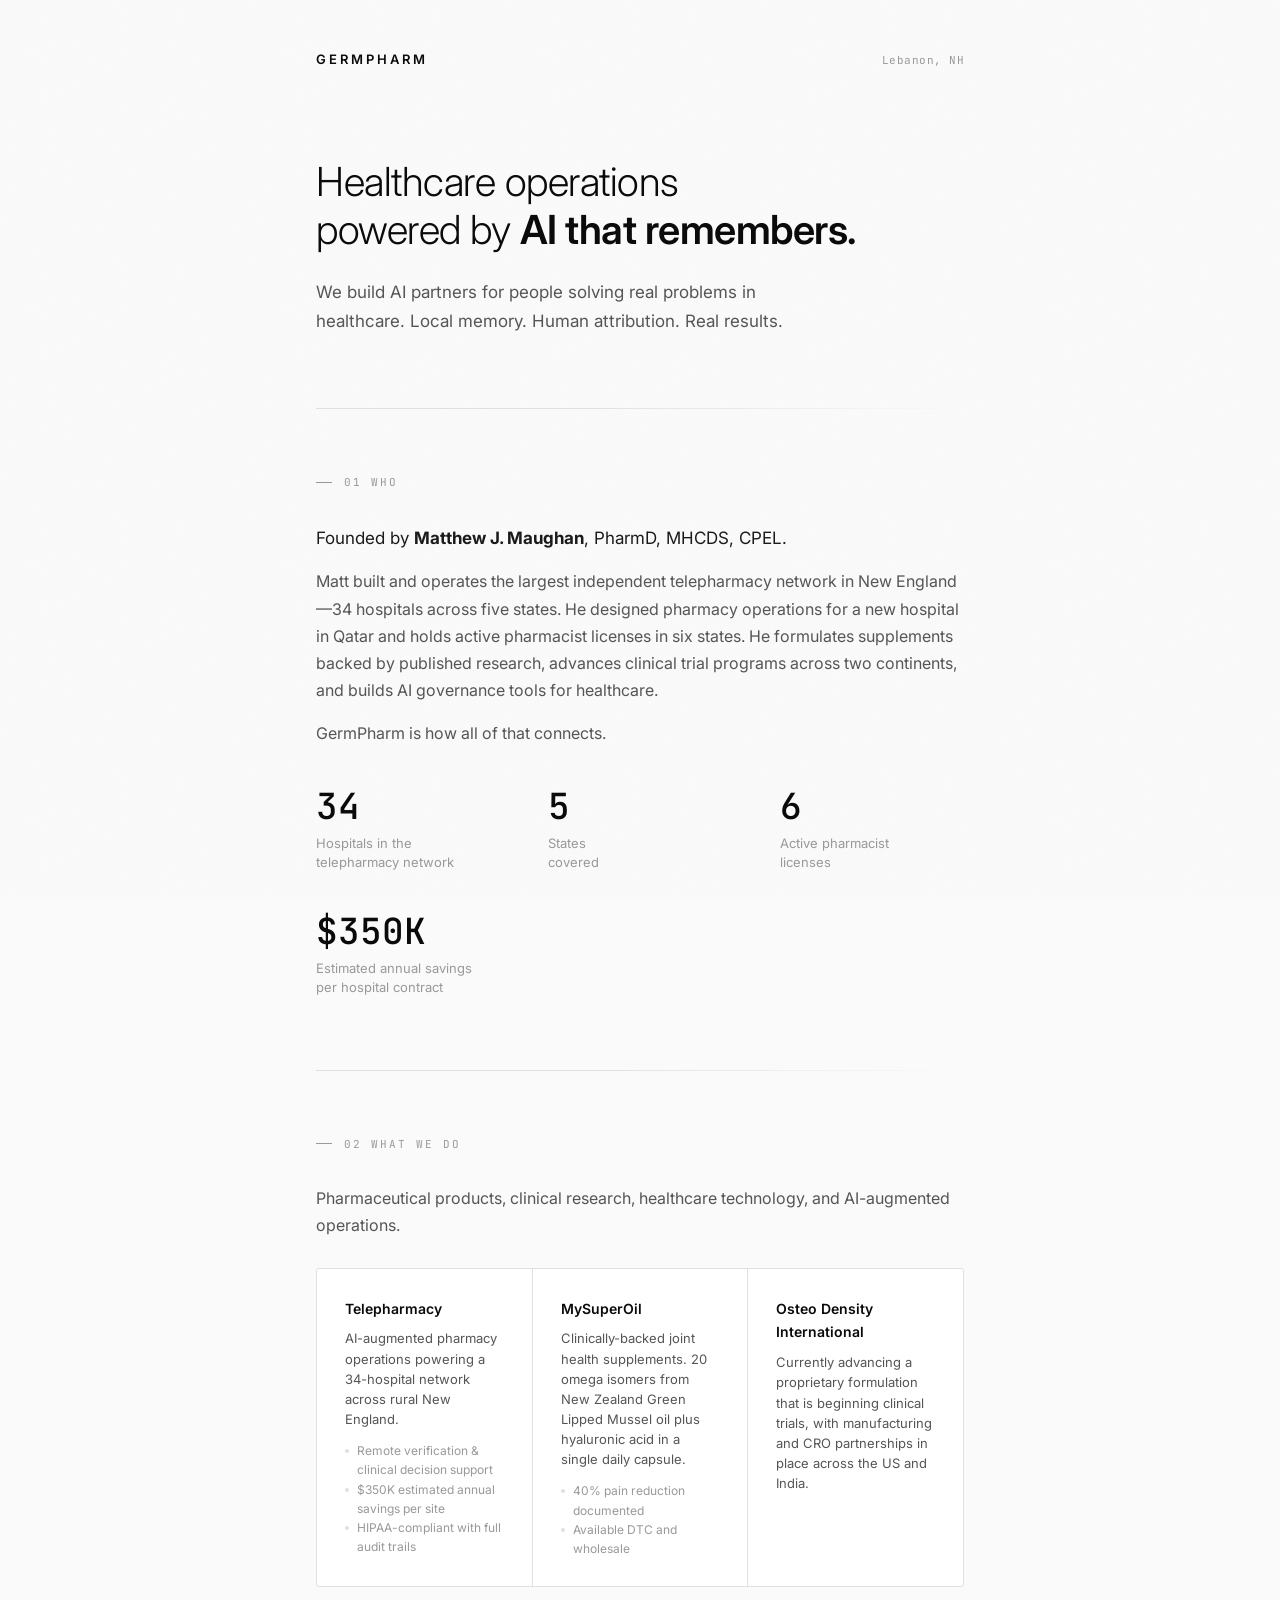
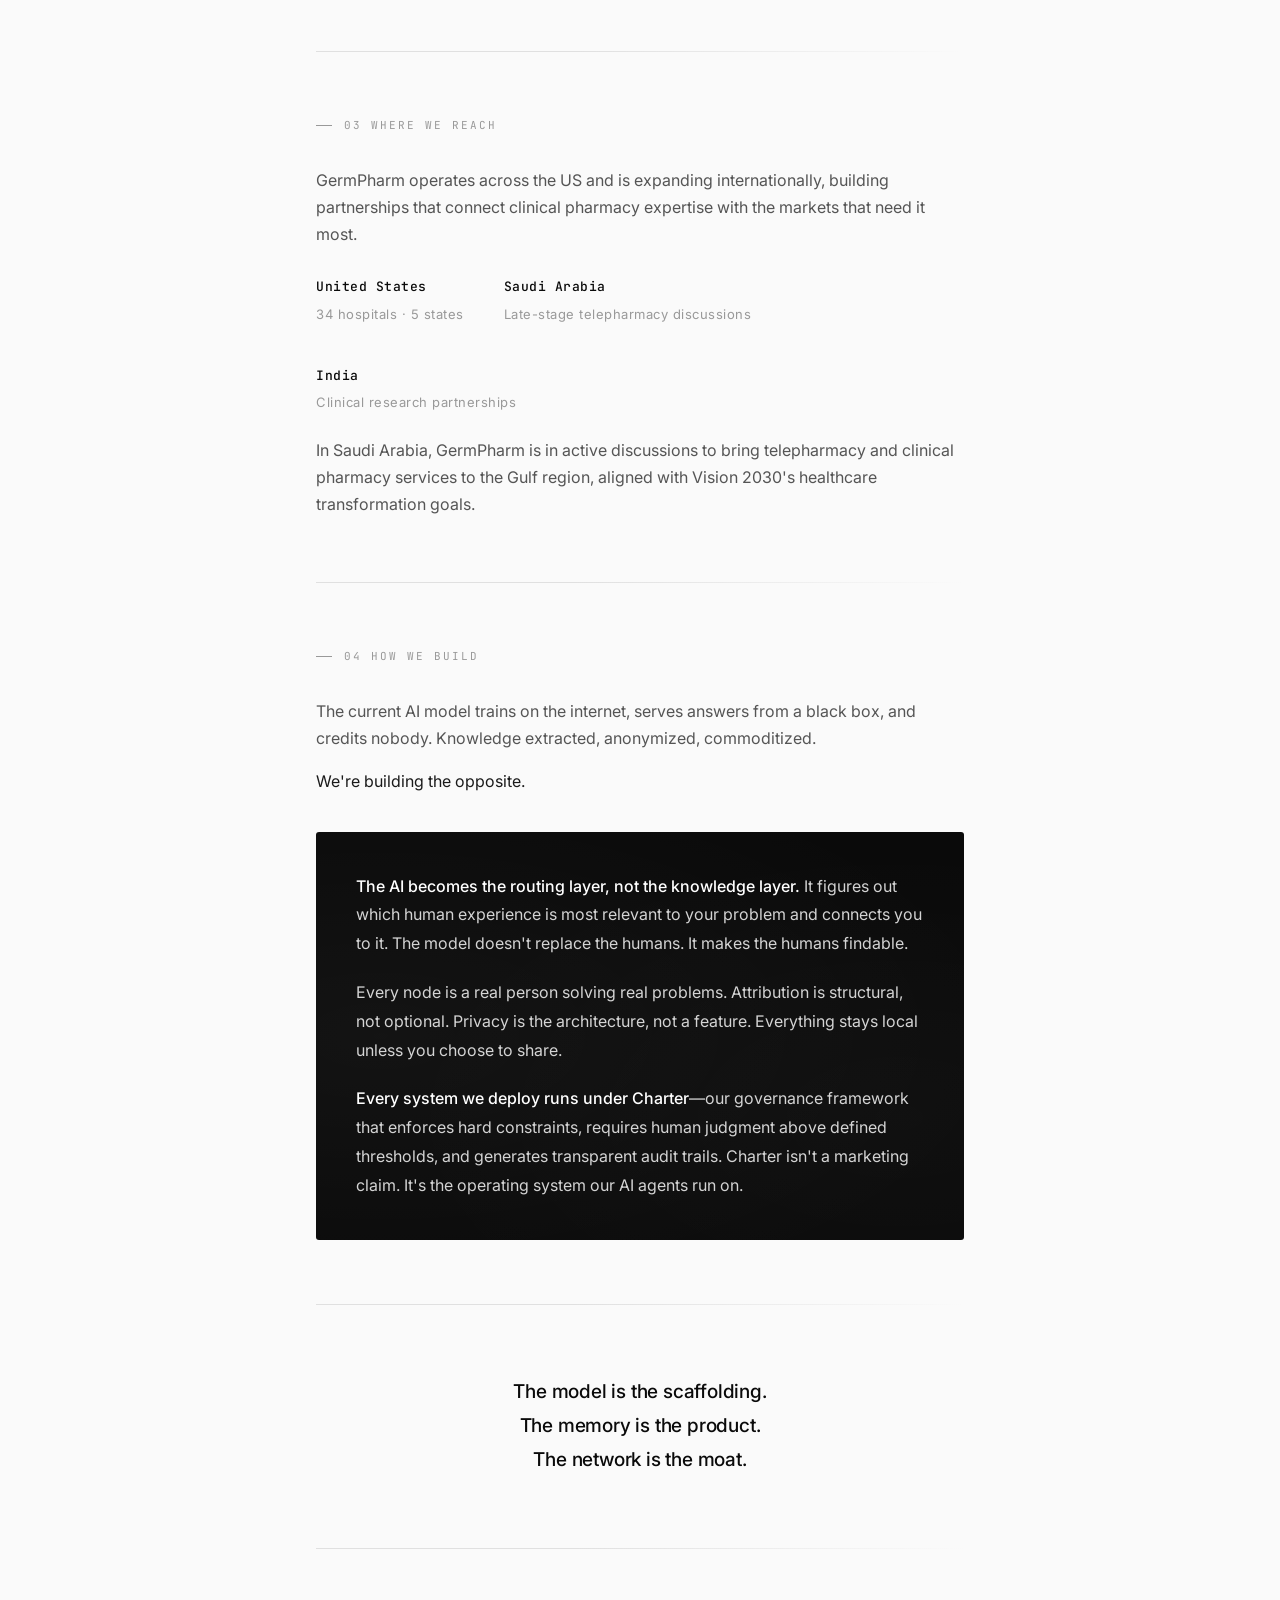
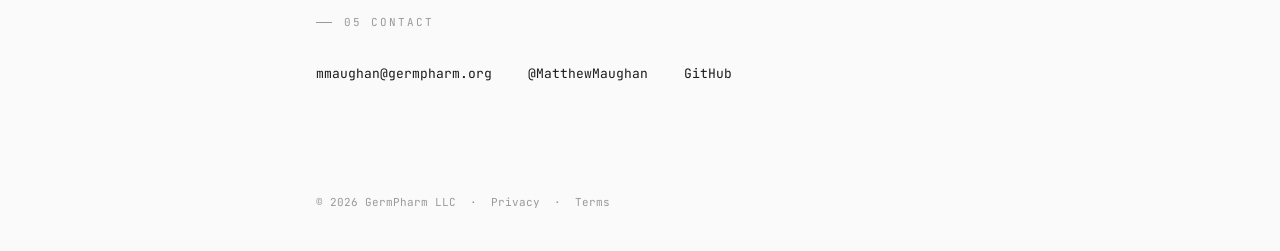
<file: index.html>
<!DOCTYPE html>
<!--
  Built by a pharmacist and an AI.
  No analytics. No cookies. No tracking.
  We don't need your data. That's the whole point.

  If you're reading source, you might be our kind of people.
  mmaughan@germpharm.org
-->
<html lang="en">
<head>
    <meta charset="UTF-8">
    <meta name="viewport" content="width=device-width, initial-scale=1.0">
    <title>GermPharm LLC</title>
    <meta name="description" content="We build AI partners for people solving real problems in healthcare. Local memory. Human attribution. Real results.">

    <!-- Social -->
    <meta property="og:title" content="GermPharm LLC">
    <meta property="og:description" content="Healthcare operations powered by AI that remembers.">
    <meta property="og:type" content="website">
    <meta property="og:url" content="https://germpharm.org">
    <meta name="twitter:card" content="summary">
    <meta name="twitter:site" content="@MatthewMaughan">
    <meta name="twitter:title" content="GermPharm LLC">
    <meta name="twitter:description" content="Healthcare operations powered by AI that remembers.">

    <!-- Favicon -->
    <link rel="icon" href="data:image/svg+xml,<svg xmlns='http://www.w3.org/2000/svg' viewBox='0 0 32 32'><circle cx='16' cy='16' r='12' fill='none' stroke='%230a0a0a' stroke-width='2.5'/><line x1='16' y1='16' x2='28' y2='16' stroke='%230a0a0a' stroke-width='2.5'/></svg>">

    <!-- Fonts -->
    <link rel="preconnect" href="https://fonts.googleapis.com">
    <link rel="preconnect" href="https://fonts.gstatic.com" crossorigin>
    <link href="https://fonts.googleapis.com/css2?family=Inter:wght@300;400;500;600;700&family=JetBrains+Mono:wght@400;500&display=swap" rel="stylesheet">

    <style>
        :root {
            --black: #0a0a0a;
            --dark: #1a1a1a;
            --mid: #555;
            --light: #999;
            --faint: #e0e0e0;
            --bg: #fafafa;
            --white: #fff;
        }

        * {
            margin: 0;
            padding: 0;
            box-sizing: border-box;
        }

        html {
            scroll-behavior: smooth;
        }

        body {
            font-family: 'Inter', -apple-system, BlinkMacSystemFont, sans-serif;
            color: var(--dark);
            background: var(--bg);
            line-height: 1.7;
            -webkit-font-smoothing: antialiased;
            -moz-osx-font-smoothing: grayscale;
        }

        /* Subtle noise texture */
        body::after {
            content: '';
            position: fixed;
            inset: 0;
            opacity: 0.018;
            pointer-events: none;
            background-image: url("data:image/svg+xml,%3Csvg viewBox='0 0 256 256' xmlns='http://www.w3.org/2000/svg'%3E%3Cfilter id='n'%3E%3CfeTurbulence type='fractalNoise' baseFrequency='0.8' numOctaves='4' stitchTiles='stitch'/%3E%3C/filter%3E%3Crect width='100%25' height='100%25' filter='url(%23n)'/%3E%3C/svg%3E");
            background-size: 256px 256px;
            z-index: 9999;
        }

        ::selection {
            background: var(--black);
            color: var(--white);
        }

        .container {
            max-width: 720px;
            margin: 0 auto;
            padding: 0 36px;
        }

        /* ---- Header ---- */
        header {
            padding: 48px 0 0;
            display: flex;
            justify-content: space-between;
            align-items: baseline;
            opacity: 0;
            animation: fadeDown 0.8s ease-out 0.1s forwards;
        }

        .wordmark {
            font-size: 13px;
            font-weight: 600;
            letter-spacing: 3px;
            text-transform: uppercase;
            color: var(--black);
            transition: letter-spacing 0.4s ease;
            cursor: default;
        }

        .wordmark:hover {
            letter-spacing: 4px;
        }

        .wordmark-sub {
            font-family: 'JetBrains Mono', monospace;
            font-size: 11px;
            color: var(--light);
            letter-spacing: 0.5px;
        }

        /* ---- Hero ---- */
        .hero {
            padding: 88px 0 72px;
            opacity: 0;
            animation: fadeUp 1s ease-out 0.3s forwards;
        }

        .hero h1 {
            font-size: clamp(28px, 5vw, 40px);
            font-weight: 300;
            line-height: 1.2;
            color: var(--black);
            margin-bottom: 24px;
            letter-spacing: -0.5px;
        }

        .hero h1 strong {
            font-weight: 600;
        }

        .hero p {
            font-size: 17px;
            color: var(--mid);
            max-width: 520px;
            font-weight: 400;
        }

        /* ---- Dividers ---- */
        .divider {
            height: 1px;
            background: linear-gradient(to right, var(--faint) 0%, var(--faint) 40%, transparent 100%);
        }

        /* ---- Sections ---- */
        section {
            padding: 64px 0;
        }

        .section-label {
            font-family: 'JetBrains Mono', monospace;
            font-size: 11px;
            font-weight: 400;
            text-transform: uppercase;
            letter-spacing: 2px;
            color: var(--light);
            margin-bottom: 32px;
            display: flex;
            align-items: center;
            gap: 12px;
        }

        .section-label::before {
            content: '';
            display: inline-block;
            width: 16px;
            height: 1px;
            background: var(--light);
            flex-shrink: 0;
        }

        section p {
            font-size: 16px;
            color: var(--dark);
            margin-bottom: 16px;
            font-weight: 400;
        }

        section p:last-child {
            margin-bottom: 0;
        }

        .muted {
            color: var(--mid);
        }

        .lead {
            font-size: 17px;
        }

        /* ---- Stats ---- */
        .stat-row {
            display: flex;
            gap: 48px;
            margin: 40px 0 8px;
            flex-wrap: wrap;
        }

        .stat {
            flex: 1;
            min-width: 130px;
        }

        .stat .number {
            font-family: 'JetBrains Mono', monospace;
            font-size: 36px;
            font-weight: 500;
            color: var(--black);
            line-height: 1;
            font-variant-numeric: tabular-nums;
        }

        .stat .label {
            font-size: 13px;
            color: var(--light);
            margin-top: 10px;
            line-height: 1.5;
        }

        /* ---- Vision Block ---- */
        .vision-block {
            margin: 36px 0 0;
            padding: 40px;
            background: var(--black);
            color: var(--white);
            border-radius: 3px;
            position: relative;
            overflow: hidden;
        }

        .vision-block::before {
            content: '';
            position: absolute;
            top: -50%;
            left: -50%;
            width: 200%;
            height: 200%;
            background: radial-gradient(ellipse at 30% 50%, rgba(255,255,255,0.04) 0%, transparent 50%),
                        radial-gradient(ellipse at 70% 60%, rgba(255,255,255,0.025) 0%, transparent 40%);
            animation: glow-drift 18s ease-in-out infinite alternate;
            pointer-events: none;
        }

        @keyframes glow-drift {
            0% { transform: translate(0%, 0%) rotate(0deg); }
            100% { transform: translate(8%, 4%) rotate(1deg); }
        }

        .vision-block p {
            font-size: 16px;
            line-height: 1.8;
            color: rgba(255,255,255,0.82);
            margin-bottom: 20px;
            font-weight: 400;
            position: relative;
            z-index: 1;
        }

        .vision-block p:last-child {
            margin-bottom: 0;
        }

        .vision-block .highlight {
            color: #fff;
            font-weight: 500;
        }

        /* ---- Brands ---- */
        .brands {
            display: flex;
            gap: 1px;
            margin-top: 28px;
            background: var(--faint);
            border: 1px solid var(--faint);
            border-radius: 3px;
            overflow: hidden;
        }

        .brand {
            flex: 1;
            min-width: 180px;
            padding: 28px;
            background: var(--white);
            transition: background 0.35s ease;
        }

        .brand:hover {
            background: #f5f5f5;
        }

        .brand h4 {
            font-size: 14px;
            font-weight: 600;
            margin-bottom: 8px;
            color: var(--black);
        }

        .brand p {
            font-size: 13px;
            color: var(--mid);
            margin-bottom: 0;
            line-height: 1.55;
        }

        .brand ul {
            list-style: none;
            padding: 0;
            margin: 12px 0 0;
        }

        .brand ul li {
            font-size: 12px;
            color: var(--light);
            line-height: 1.6;
            padding-left: 12px;
            position: relative;
        }

        .brand ul li::before {
            content: '';
            position: absolute;
            left: 0;
            top: 8px;
            width: 4px;
            height: 4px;
            border-radius: 50%;
            background: var(--faint);
        }

        /* ---- Reach Block ---- */
        .reach-list {
            display: flex;
            gap: 40px;
            flex-wrap: wrap;
            margin: 28px 0 24px;
        }

        .reach-item {
            font-family: 'JetBrains Mono', monospace;
            font-size: 13px;
            font-weight: 500;
            color: var(--black);
            letter-spacing: 0.5px;
        }

        .reach-item .reach-detail {
            font-family: 'Inter', sans-serif;
            font-size: 13px;
            font-weight: 400;
            color: var(--light);
            display: block;
            margin-top: 4px;
        }

        /* ---- Closing Tagline ---- */
        .closing {
            padding: 72px 0;
            text-align: center;
        }

        .tagline {
            display: flex;
            flex-direction: column;
            gap: 4px;
        }

        .tagline span {
            font-size: 19px;
            font-weight: 500;
            color: var(--black);
            letter-spacing: -0.2px;
            line-height: 1.6;
        }

        /* ---- Contact ---- */
        .contact-row {
            display: flex;
            gap: 36px;
            margin-top: 20px;
            flex-wrap: wrap;
        }

        .contact-row a {
            font-family: 'JetBrains Mono', monospace;
            font-size: 13px;
            color: var(--dark);
            text-decoration: none;
            position: relative;
            padding-bottom: 3px;
        }

        .contact-row a::after {
            content: '';
            position: absolute;
            bottom: 0;
            left: 0;
            width: 0;
            height: 1px;
            background: var(--black);
            transition: width 0.3s ease;
        }

        .contact-row a:hover::after {
            width: 100%;
        }

        a:focus-visible {
            outline: 2px solid var(--black);
            outline-offset: 4px;
        }

        /* ---- Footer ---- */
        footer {
            padding: 40px 0;
        }

        footer p {
            font-family: 'JetBrains Mono', monospace;
            font-size: 11px;
            color: var(--light);
        }

        footer a {
            color: var(--light);
            text-decoration: none;
            transition: color 0.3s ease;
        }

        footer a:hover {
            color: var(--dark);
        }

        /* ---- Scroll Reveal ---- */
        .reveal {
            opacity: 0;
            transform: translateY(24px);
            transition: opacity 0.9s cubic-bezier(0.25, 0.46, 0.45, 0.94),
                        transform 0.9s cubic-bezier(0.25, 0.46, 0.45, 0.94);
        }

        .reveal.visible {
            opacity: 1;
            transform: translateY(0);
        }

        .stagger .stagger-child {
            opacity: 0;
            transform: translateY(12px);
            transition: opacity 0.6s ease-out, transform 0.6s ease-out;
        }

        .stagger .stagger-child:nth-child(2) { transition-delay: 0.12s; }
        .stagger .stagger-child:nth-child(3) { transition-delay: 0.24s; }

        .stagger.visible .stagger-child {
            opacity: 1;
            transform: translateY(0);
        }

        /* ---- Load Animations ---- */
        @keyframes fadeUp {
            from { opacity: 0; transform: translateY(20px); }
            to { opacity: 1; transform: translateY(0); }
        }

        @keyframes fadeDown {
            from { opacity: 0; transform: translateY(-10px); }
            to { opacity: 1; transform: translateY(0); }
        }

        /* ---- Responsive ---- */
        @media (max-width: 640px) {
            .container {
                padding: 0 24px;
            }

            .hero {
                padding: 64px 0 48px;
            }

            .stat-row {
                gap: 28px;
            }

            .stat .number {
                font-size: 28px;
            }

            .brands {
                flex-direction: column;
            }

            .vision-block {
                padding: 28px;
            }

            .closing {
                padding: 48px 0;
            }

            .tagline span {
                font-size: 16px;
            }

            .contact-row {
                flex-direction: column;
                gap: 16px;
            }

            .reach-list {
                gap: 24px;
            }
        }

        /* ---- Reduced Motion ---- */
        @media (prefers-reduced-motion: reduce) {
            *, *::before, *::after {
                animation-duration: 0.01ms !important;
                animation-iteration-count: 1 !important;
                transition-duration: 0.01ms !important;
            }

            .reveal, .stagger .stagger-child {
                opacity: 1;
                transform: none;
            }

            header, .hero {
                opacity: 1;
            }
        }

        /* ---- Print ---- */
        @media print {
            body::after { display: none; }
            .reveal, .stagger .stagger-child { opacity: 1; transform: none; }
            header, .hero { opacity: 1; }
            .vision-block { background: #333; -webkit-print-color-adjust: exact; }
            .contact-row a::after { display: none; }
        }
    </style>
</head>
<body>
    <div class="container">
        <header>
            <div class="wordmark">GermPharm</div>
            <div class="wordmark-sub">Lebanon, NH</div>
        </header>

        <div class="hero">
            <h1>Healthcare operations<br>powered by <strong>AI that remembers.</strong></h1>
            <p>We build AI partners for people solving real problems in healthcare. Local memory. Human attribution. Real results.</p>
        </div>

        <div class="divider"></div>

        <!-- 01 WHO -->
        <section class="reveal">
            <h3 class="section-label">01 Who</h3>
            <p class="lead">Founded by <strong>Matthew J. Maughan</strong>, PharmD, MHCDS, CPEL.</p>
            <p class="muted">Matt built and operates the largest independent telepharmacy network in New England&mdash;34 hospitals across five states. He designed pharmacy operations for a new hospital in Qatar and holds active pharmacist licenses in six states. He formulates supplements backed by published research, advances clinical trial programs across two continents, and builds AI governance tools for healthcare.</p>
            <p class="muted">GermPharm is how all of that connects.</p>

            <div class="stat-row">
                <div class="stat">
                    <div class="number" data-target="34">0</div>
                    <div class="label">Hospitals in the<br>telepharmacy network</div>
                </div>
                <div class="stat">
                    <div class="number" data-target="5">0</div>
                    <div class="label">States<br>covered</div>
                </div>
                <div class="stat">
                    <div class="number" data-target="6">0</div>
                    <div class="label">Active pharmacist<br>licenses</div>
                </div>
            </div>

            <div class="stat-row">
                <div class="stat">
                    <div class="number" data-prefix="$" data-target="350" data-suffix="K">0</div>
                    <div class="label">Estimated annual savings<br>per hospital contract</div>
                </div>
            </div>
        </section>

        <div class="divider"></div>

        <!-- 02 WHAT WE DO -->
        <section class="reveal">
            <h3 class="section-label">02 What We Do</h3>
            <p class="muted">Pharmaceutical products, clinical research, healthcare technology, and AI-augmented operations.</p>

            <div class="brands">
                <div class="brand">
                    <h4>Telepharmacy</h4>
                    <p>AI-augmented pharmacy operations powering a 34-hospital network across rural New England.</p>
                    <ul>
                        <li>Remote verification &amp; clinical decision support</li>
                        <li>$350K estimated annual savings per site</li>
                        <li>HIPAA-compliant with full audit trails</li>
                    </ul>
                </div>
                <div class="brand">
                    <h4>MySuperOil</h4>
                    <p>Clinically-backed joint health supplements. 20 omega isomers from New Zealand Green Lipped Mussel oil plus hyaluronic acid in a single daily capsule.</p>
                    <ul>
                        <li>40% pain reduction documented</li>
                        <li>Available DTC and wholesale</li>
                    </ul>
                </div>
                <div class="brand">
                    <h4>Osteo Density International</h4>
                    <p>Currently advancing a proprietary formulation that is beginning clinical trials, with manufacturing and CRO partnerships in place across the US and India.</p>
                </div>
            </div>
        </section>

        <div class="divider"></div>

        <!-- 03 WHERE WE REACH -->
        <section class="reveal">
            <h3 class="section-label">03 Where We Reach</h3>
            <p class="muted">GermPharm operates across the US and is expanding internationally, building partnerships that connect clinical pharmacy expertise with the markets that need it most.</p>

            <div class="reach-list">
                <div class="reach-item">
                    United States
                    <span class="reach-detail">34 hospitals &middot; 5 states</span>
                </div>
                <div class="reach-item">
                    Saudi Arabia
                    <span class="reach-detail">Late-stage telepharmacy discussions</span>
                </div>
                <div class="reach-item">
                    India
                    <span class="reach-detail">Clinical research partnerships</span>
                </div>
            </div>

            <p class="muted">In Saudi Arabia, GermPharm is in active discussions to bring telepharmacy and clinical pharmacy services to the Gulf region, aligned with Vision 2030's healthcare transformation goals.</p>
        </section>

        <div class="divider"></div>

        <!-- 04 HOW WE BUILD -->
        <section class="reveal">
            <h3 class="section-label">04 How We Build</h3>
            <p class="muted">The current AI model trains on the internet, serves answers from a black box, and credits nobody. Knowledge extracted, anonymized, commoditized.</p>
            <p>We're building the opposite.</p>

            <div class="vision-block">
                <p><span class="highlight">The AI becomes the routing layer, not the knowledge layer.</span> It figures out which human experience is most relevant to your problem and connects you to it. The model doesn't replace the humans. It makes the humans findable.</p>
                <p>Every node is a real person solving real problems. Attribution is structural, not optional. Privacy is the architecture, not a feature. Everything stays local unless you choose to share.</p>
                <p><span class="highlight">Every system we deploy runs under Charter</span>&mdash;our governance framework that enforces hard constraints, requires human judgment above defined thresholds, and generates transparent audit trails. Charter isn't a marketing claim. It's the operating system our AI agents run on.</p>
            </div>
        </section>

        <div class="divider"></div>

        <div class="closing reveal stagger">
            <div class="tagline">
                <span class="stagger-child">The model is the scaffolding.</span>
                <span class="stagger-child">The memory is the product.</span>
                <span class="stagger-child">The network is the moat.</span>
            </div>
        </div>

        <div class="divider"></div>

        <!-- 05 CONTACT -->
        <section class="reveal">
            <h3 class="section-label">05 Contact</h3>
            <div class="contact-row">
                <a href="mailto:mmaughan@germpharm.org">mmaughan@germpharm.org</a>
                <a href="https://x.com/MatthewMaughan">@MatthewMaughan</a>
                <a href="https://github.com/germpharm">GitHub</a>
            </div>
        </section>

        <footer class="reveal">
            <p>&copy; 2026 GermPharm LLC &nbsp;&middot;&nbsp; <a href="/privacy.html">Privacy</a> &nbsp;&middot;&nbsp; <a href="/eula.html">Terms</a></p>
        </footer>
    </div>

    <script>
        // Scroll reveal
        const observer = new IntersectionObserver(function(entries) {
            entries.forEach(function(entry) {
                if (entry.isIntersecting) {
                    entry.target.classList.add('visible');
                    entry.target.querySelectorAll('.number[data-target]').forEach(animateCounter);
                    observer.unobserve(entry.target);
                }
            });
        }, { threshold: 0.12, rootMargin: '0px 0px -40px 0px' });

        document.querySelectorAll('.reveal').forEach(function(el) {
            observer.observe(el);
        });

        // Counter animation
        function animateCounter(el) {
            var target = parseInt(el.dataset.target);
            var suffix = el.dataset.suffix || '';
            var prefix = el.dataset.prefix || '';
            var duration = 1200;
            var start = performance.now();

            function update(now) {
                var elapsed = now - start;
                var progress = Math.min(elapsed / duration, 1);
                var eased = 1 - Math.pow(1 - progress, 3);
                el.textContent = prefix + Math.round(eased * target) + suffix;
                if (progress < 1) requestAnimationFrame(update);
            }

            requestAnimationFrame(update);
        }

        // Respect reduced motion
        if (window.matchMedia('(prefers-reduced-motion: reduce)').matches) {
            document.querySelectorAll('.number[data-target]').forEach(function(el) {
                el.textContent = (el.dataset.prefix || '') + el.dataset.target + (el.dataset.suffix || '');
            });
            document.querySelectorAll('.reveal').forEach(function(el) {
                el.classList.add('visible');
            });
        }
    </script>
</body>
</html>
</file>
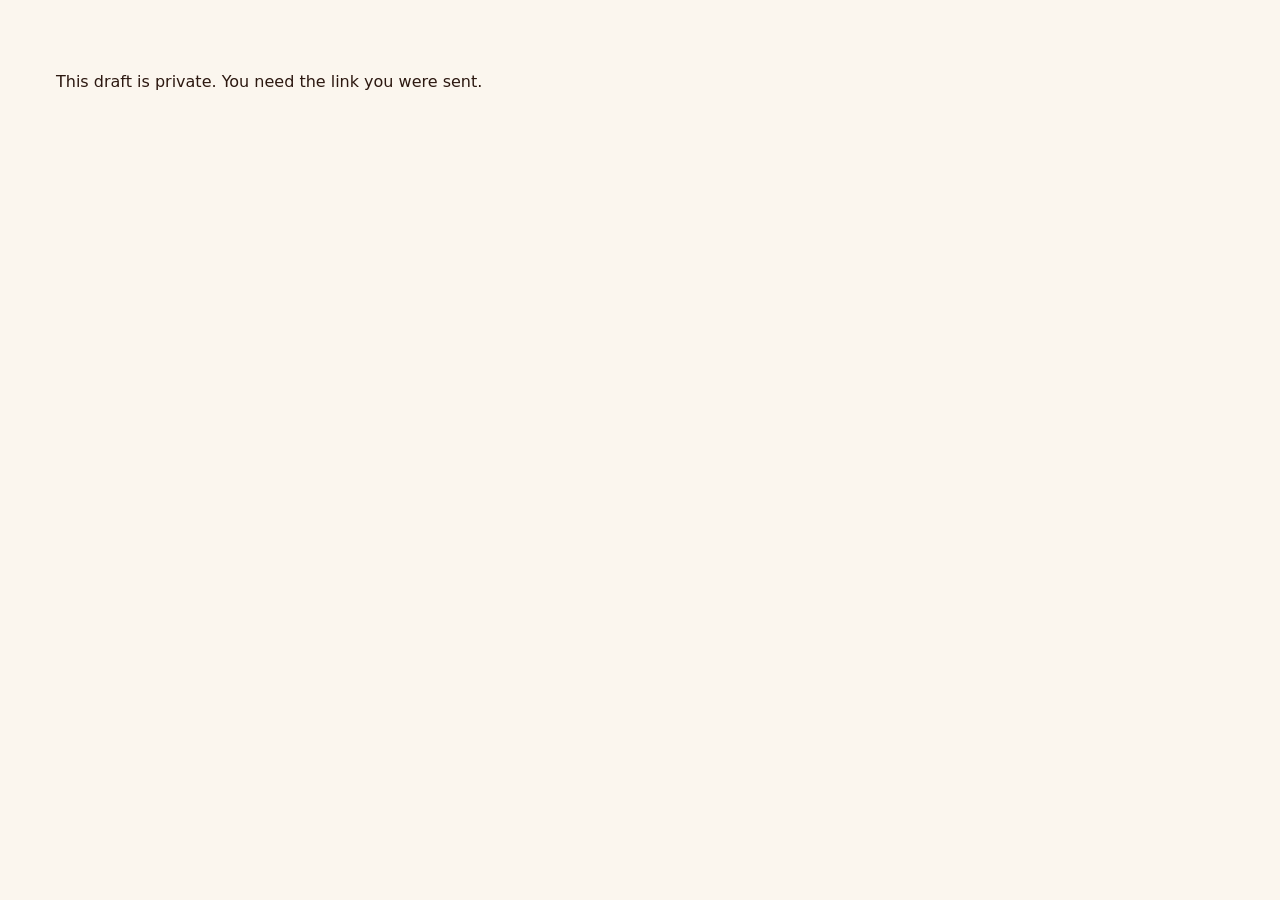
<file: d-8f2c1a9b/index.html>
<!DOCTYPE html>
<html lang="en">
<head>
  <meta charset="utf-8">
  <meta name="viewport" content="width=device-width, initial-scale=1">
  <meta name="robots" content="noindex, nofollow">
  <meta name="theme-color" content="#4A2C1A">
  <title>Katie's Cookies</title>
  <link rel="preconnect" href="https://fonts.googleapis.com">
  <link rel="preconnect" href="https://fonts.gstatic.com" crossorigin>
  <link href="https://fonts.googleapis.com/css2?family=Newsreader:opsz,wght@6..72,500;6..72,600;6..72,700&family=Nunito+Sans:wght@400;600;700;800&display=swap" rel="stylesheet">
  <link rel="stylesheet" href="css/styles.css">
</head>
<body>
<a class="skip" href="#content">Skip to content</a>
<div class="sandbox">Draft — <span>not the live shop</span></div>
<header class="nav">
  <div class="wrap nav-inner">
    <a class="brand" href="index.html">
      <p class="wordmark">Katie's Cookies</p>
      <small>Lebanon, NH</small>
    </a>
    <button class="nav-toggle" type="button" aria-expanded="false" aria-controls="site-nav" aria-label="Open menu">
      <span class="nav-toggle-bars" aria-hidden="true"></span>
    </button>
    <ul class="nav-links" id="site-nav">
      <li><a href="menu.html">Menu</a></li>
      <li><a href="story.html">Our Story</a></li>
      <li><a href="press.html">Press</a></li>
      <li><a href="visit.html">Visit</a></li>
    </ul>
    <a class="btn btn-primary nav-order" href="https://order.toasttab.com/online/katies-cookies-lebanonnh">Order online</a>
  </div>
</header>

<main id="content" tabindex="-1">
  <section class="wrap hero">
    <div>
      <p class="kicker">Baked fresh all day</p>
      <h1>Cookies worth the walk to the mall.</h1>
      <p class="lead">Katie Boardman opened this made-from-scratch cookie bakery and retail café on the Lebanon pedestrian mall in March 2023. Oversized cookies, packed in a pizza box. Katie's Chocolate Chip is here every day.</p>
      <div class="btn-row">
        <a class="btn btn-primary" href="https://order.toasttab.com/online/katies-cookies-lebanonnh">Order online</a>
        <a class="btn btn-secondary" href="menu.html">See today's menu</a>
      </div>
    </div>
    <figure class="hero-photo draft-photo">
      <img src="photos/chocolate_chip.jpg" alt="Two large Katie's Chocolate Chip cookies on parchment, golden and studded with dark chocolate.">
      <figcaption class="caption">Katie's Chocolate Chip — the only flavor every day. Photo for this draft.</figcaption>
    </figure>
  </section>

  <section class="band" aria-labelledby="everyday-heading">
    <div class="wrap">
      <p class="kicker">Every day</p>
      <h2 id="everyday-heading">Katie's Chocolate Chip</h2>
      <p>The signature. Always on the board. Everything else in the oven changes — see today's list in the shop or when you order online.</p>
      <div class="cards menu">
        <article class="card">
          <div class="draft-photo"><img src="photos/chocolate_chip.jpg" alt="Katie's Chocolate Chip cookie"></div>
          <span class="badge">Every day</span>
          <h3>Katie's Chocolate Chip</h3>
          <p>The signature. Always first on the board. <span class="price">$3.75</span></p>
        </article>
      </div>
    </div>
  </section>

  <section class="wrap section" aria-labelledby="special-heading">
    <article class="special text-only">
      <div>
        <span class="ribbon">Weekly special</span>
        <p class="kicker">Posted with the menu</p>
        <h2 id="special-heading">See this week's special in the shop</h2>
        <p>The weekly special stays until it changes. What's current is posted with the menu in the shop and on Toast.</p>
        <div class="btn-row">
          <a class="btn btn-primary" href="https://order.toasttab.com/online/katies-cookies-lebanonnh">Order online</a>
          <a class="btn btn-secondary" href="menu.html">See today's menu</a>
        </div>
      </div>
    </article>
  </section>

  <section class="wrap section" aria-labelledby="photos-heading">
    <p class="kicker">From the bakery</p>
    <h2 id="photos-heading">Cookies we bake</h2>
    <p>A few photos for this draft — not today's oven. Today's flavors are on Toast and in the shop.</p>
    <div class="grid-3">
      <figure class="card draft-photo"><img src="photos/Nutella_Whoopie.jpg" alt="Nutella Whoopie cookie with piped frosting"><figcaption class="caption">Nutella Whoopie — photo for this draft</figcaption></figure>
      <figure class="card draft-photo"><img src="photos/Salted_Caramel.jpg" alt="Salted caramel cookie with drizzle and sea salt"><figcaption class="caption">Salted Caramel — photo for this draft</figcaption></figure>
      <figure class="card draft-photo"><img src="photos/Cosmic_brownie.jpg" alt="Cosmic brownie cookie"><figcaption class="caption">Cosmic Brownie — photo for this draft</figcaption></figure>
    </div>
  </section>

  <section class="wrap section" aria-labelledby="how-heading">
    <h2 id="how-heading" class="visually-hidden">How to get cookies</h2>
    <div class="grid-3">
      <article class="card parchment">
        <div class="icon-circle" aria-hidden="true">
          <svg viewBox="0 0 32 32" fill="none"><path d="M6 14h20v12H6z" stroke="currentColor" stroke-width="2"/><path d="M4 14l12-8 12 8" stroke="currentColor" stroke-width="2" stroke-linejoin="round"/></svg>
        </div>
        <h3>Pickup on the mall</h3>
        <p>2 West Park Street #104, Lebanon. Neighbors: Salt Hill Pub, Three Tomatoes, Lalo's Taqueria.</p>
      </article>
      <article class="card parchment">
        <div class="icon-circle" aria-hidden="true">
          <svg viewBox="0 0 32 32" fill="none"><rect x="7" y="8" width="18" height="16" rx="2" stroke="currentColor" stroke-width="2"/><path d="M11 16h10M11 20h6" stroke="currentColor" stroke-width="2"/></svg>
        </div>
        <h3>Order online</h3>
        <p>Toast pickup. The button goes to the shop's existing Toast page.</p>
      </article>
      <article class="card parchment">
        <div class="icon-circle" aria-hidden="true">
          <svg viewBox="0 0 32 32" fill="none"><path d="M4 20h16V12H8L4 16v4z" stroke="currentColor" stroke-width="2" stroke-linejoin="round"/><path d="M20 16h5l3 4v0" stroke="currentColor" stroke-width="2" stroke-linejoin="round"/><circle cx="10" cy="22" r="2.2" stroke="currentColor" stroke-width="2"/><circle cx="22" cy="22" r="2.2" stroke="currentColor" stroke-width="2"/></svg>
        </div>
        <h3>Cookie van</h3>
        <p>Campus and local stops. Location posted with the daily menu.</p>
      </article>
    </div>
  </section>

  <section class="wrap" aria-label="Pizza box packaging">
    <aside class="delight">
      <svg class="pizza-box" viewBox="0 0 64 56" fill="none" aria-hidden="true">
        <path d="M8 20 L32 8 L56 20 L32 32 Z" fill="#C9943A" stroke="#4A2C1A" stroke-width="1.8" stroke-linejoin="round"/>
        <path d="M8 20 V40 L32 52 V32 Z" fill="#F3E6D0" stroke="#4A2C1A" stroke-width="1.8" stroke-linejoin="round"/>
        <path d="M56 20 V40 L32 52 V32 Z" fill="#E4C9A4" stroke="#4A2C1A" stroke-width="1.8" stroke-linejoin="round"/>
        <circle cx="32" cy="24" r="5.5" fill="#4A2C1A"/>
      </svg>
      <p><strong>Packed in a pizza box.</strong> A small signature delight — easy to carry down the mall.</p>
    </aside>
  </section>

  <section class="wrap section centered" aria-labelledby="story-heading">
    <p class="kicker">Our story</p>
    <h2 id="story-heading">Katie Boardman opened the shop in March 2023.</h2>
    <p>Farmers market first, then the mall — Casey spotted the storefront. All are welcome.</p>
    <p><a class="link-arrow" href="story.html">Read our story →</a></p>
  </section>
</main>

<footer>
  <div class="wrap foot-grid">
    <div>
      <p class="wordmark">Katie's Cookies</p>
      <p class="foot-meta">2 West Park Street #104<br>Lebanon, NH 03766</p>
      <p><a href="tel:+16037274324">(603) 727-4324</a></p>
    </div>
    <div>
      <h3>Hours</h3>
      <p class="foot-meta">Hours are posted in the shop and on Toast. Closed Sunday.</p>
    </div>
    <div>
      <h3>Visit</h3>
      <p class="foot-meta">Pickup on the Lebanon pedestrian mall. Neighbors: Salt Hill Pub, Three Tomatoes, Lalo's Taqueria. Order online is Toast pickup.</p>
      <p><a href="menu.html">Menu</a> · <a href="visit.html">Find us</a></p>
    </div>
  </div>
  <div class="wrap fine">Draft — not the live shop</div>
</footer>
<script src="js/gate.js"></script>
<script src="js/nav.js"></script>
</body>
</html>
</file>
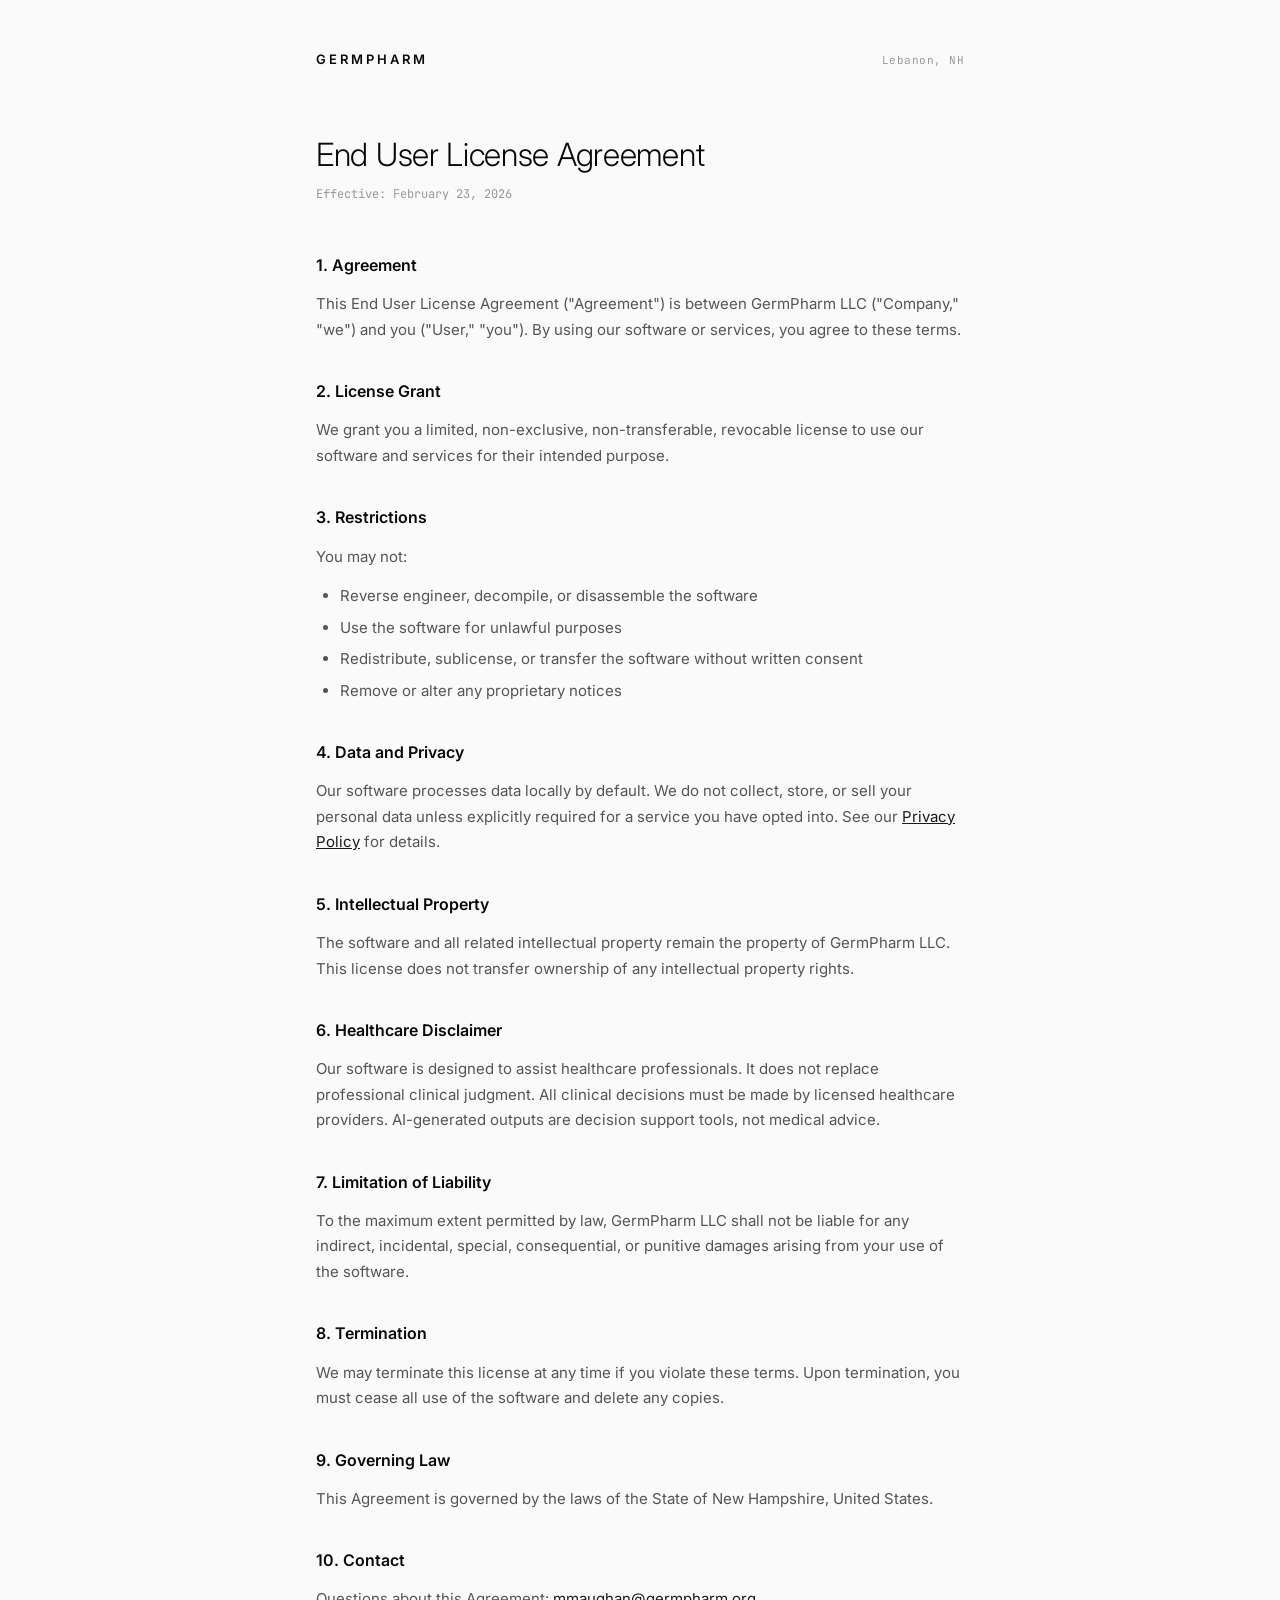
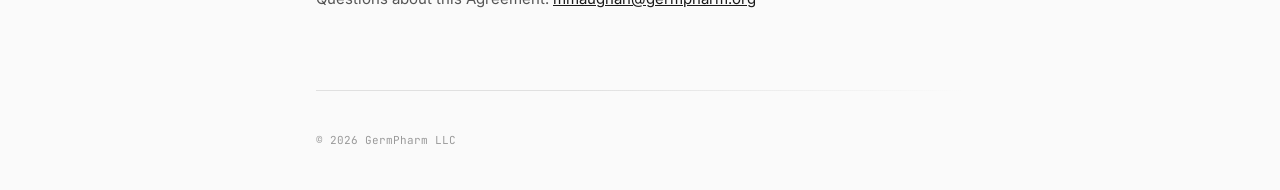
<file: eula.html>
<!DOCTYPE html>
<html lang="en">
<head>
    <meta charset="UTF-8">
    <meta name="viewport" content="width=device-width, initial-scale=1.0">
    <title>End User License Agreement — GermPharm LLC</title>
    <meta name="description" content="End User License Agreement for GermPharm LLC software and services.">
    <link rel="icon" href="data:image/svg+xml,<svg xmlns='http://www.w3.org/2000/svg' viewBox='0 0 32 32'><circle cx='16' cy='16' r='12' fill='none' stroke='%230a0a0a' stroke-width='2.5'/><line x1='16' y1='16' x2='28' y2='16' stroke='%230a0a0a' stroke-width='2.5'/></svg>">
    <link rel="preconnect" href="https://fonts.googleapis.com">
    <link rel="preconnect" href="https://fonts.gstatic.com" crossorigin>
    <link href="https://fonts.googleapis.com/css2?family=Inter:wght@300;400;500;600;700&family=JetBrains+Mono:wght@400;500&display=swap" rel="stylesheet">
    <style>
        :root { --black: #0a0a0a; --dark: #1a1a1a; --mid: #555; --light: #999; --faint: #e0e0e0; --bg: #fafafa; --white: #fff; }
        * { margin: 0; padding: 0; box-sizing: border-box; }
        body { font-family: 'Inter', -apple-system, BlinkMacSystemFont, sans-serif; color: var(--dark); background: var(--bg); line-height: 1.7; -webkit-font-smoothing: antialiased; }
        .container { max-width: 720px; margin: 0 auto; padding: 0 36px; }
        header { padding: 48px 0 0; display: flex; justify-content: space-between; align-items: baseline; }
        .wordmark { font-size: 13px; font-weight: 600; letter-spacing: 3px; text-transform: uppercase; color: var(--black); text-decoration: none; }
        .wordmark-sub { font-family: 'JetBrains Mono', monospace; font-size: 11px; color: var(--light); letter-spacing: 0.5px; }
        .content { padding: 64px 0; }
        .content h1 { font-size: clamp(24px, 4vw, 32px); font-weight: 300; line-height: 1.3; color: var(--black); margin-bottom: 8px; letter-spacing: -0.3px; }
        .effective { font-family: 'JetBrains Mono', monospace; font-size: 12px; color: var(--light); margin-bottom: 48px; }
        .content h2 { font-size: 16px; font-weight: 600; color: var(--black); margin: 36px 0 12px; }
        .content p { font-size: 15px; color: var(--mid); margin-bottom: 14px; }
        .content ul { margin: 0 0 14px 24px; }
        .content li { font-size: 15px; color: var(--mid); margin-bottom: 6px; }
        .divider { height: 1px; background: linear-gradient(to right, var(--faint) 0%, var(--faint) 40%, transparent 100%); }
        footer { padding: 40px 0; }
        footer p { font-family: 'JetBrains Mono', monospace; font-size: 11px; color: var(--light); }
        a { color: var(--dark); }
        @media (max-width: 640px) { .container { padding: 0 24px; } .content { padding: 48px 0; } }
    </style>
</head>
<body>
    <div class="container">
        <header>
            <a href="/" class="wordmark">GermPharm</a>
            <div class="wordmark-sub">Lebanon, NH</div>
        </header>

        <div class="content">
            <h1>End User License Agreement</h1>
            <div class="effective">Effective: February 23, 2026</div>

            <h2>1. Agreement</h2>
            <p>This End User License Agreement ("Agreement") is between GermPharm LLC ("Company," "we") and you ("User," "you"). By using our software or services, you agree to these terms.</p>

            <h2>2. License Grant</h2>
            <p>We grant you a limited, non-exclusive, non-transferable, revocable license to use our software and services for their intended purpose.</p>

            <h2>3. Restrictions</h2>
            <p>You may not:</p>
            <ul>
                <li>Reverse engineer, decompile, or disassemble the software</li>
                <li>Use the software for unlawful purposes</li>
                <li>Redistribute, sublicense, or transfer the software without written consent</li>
                <li>Remove or alter any proprietary notices</li>
            </ul>

            <h2>4. Data and Privacy</h2>
            <p>Our software processes data locally by default. We do not collect, store, or sell your personal data unless explicitly required for a service you have opted into. See our <a href="/privacy">Privacy Policy</a> for details.</p>

            <h2>5. Intellectual Property</h2>
            <p>The software and all related intellectual property remain the property of GermPharm LLC. This license does not transfer ownership of any intellectual property rights.</p>

            <h2>6. Healthcare Disclaimer</h2>
            <p>Our software is designed to assist healthcare professionals. It does not replace professional clinical judgment. All clinical decisions must be made by licensed healthcare providers. AI-generated outputs are decision support tools, not medical advice.</p>

            <h2>7. Limitation of Liability</h2>
            <p>To the maximum extent permitted by law, GermPharm LLC shall not be liable for any indirect, incidental, special, consequential, or punitive damages arising from your use of the software.</p>

            <h2>8. Termination</h2>
            <p>We may terminate this license at any time if you violate these terms. Upon termination, you must cease all use of the software and delete any copies.</p>

            <h2>9. Governing Law</h2>
            <p>This Agreement is governed by the laws of the State of New Hampshire, United States.</p>

            <h2>10. Contact</h2>
            <p>Questions about this Agreement: <a href="mailto:mmaughan@germpharm.org">mmaughan@germpharm.org</a></p>
        </div>

        <div class="divider"></div>

        <footer>
            <p>&copy; 2026 GermPharm LLC</p>
        </footer>
    </div>
</body>
</html>
</file>
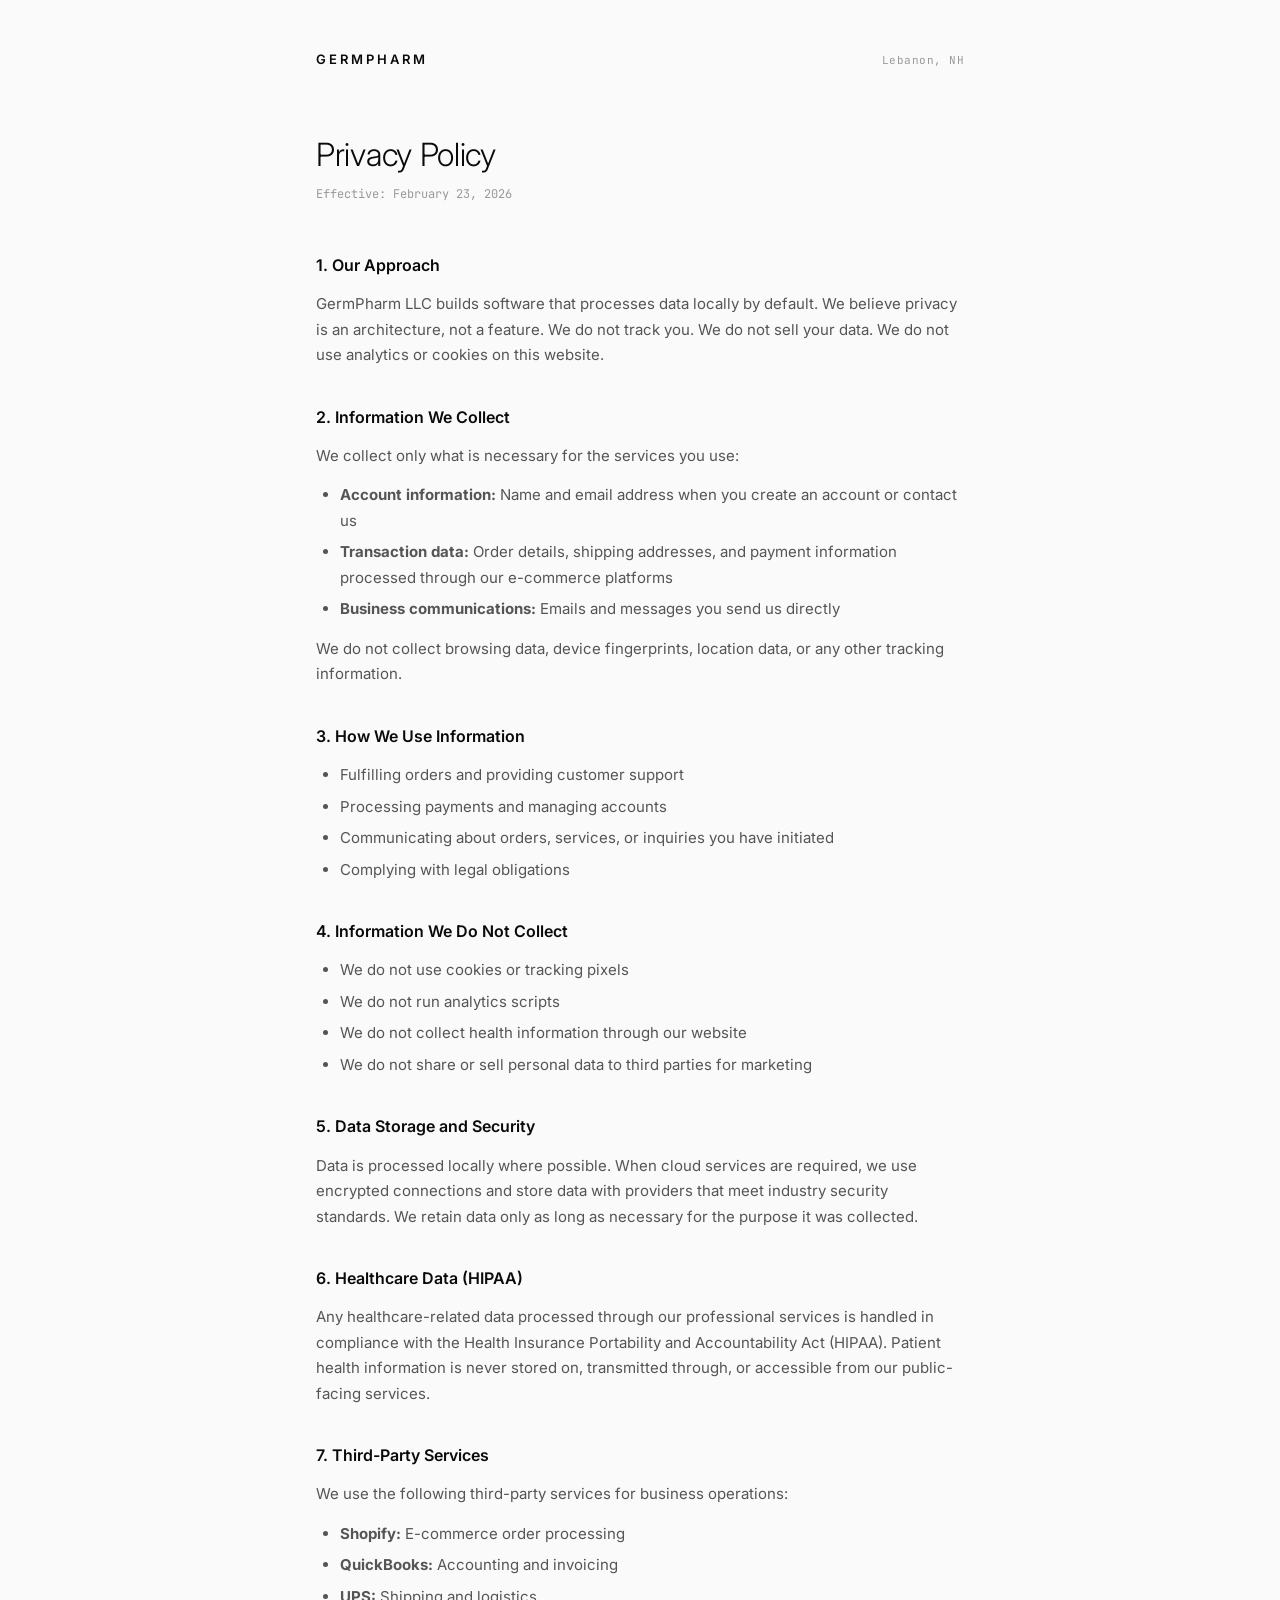
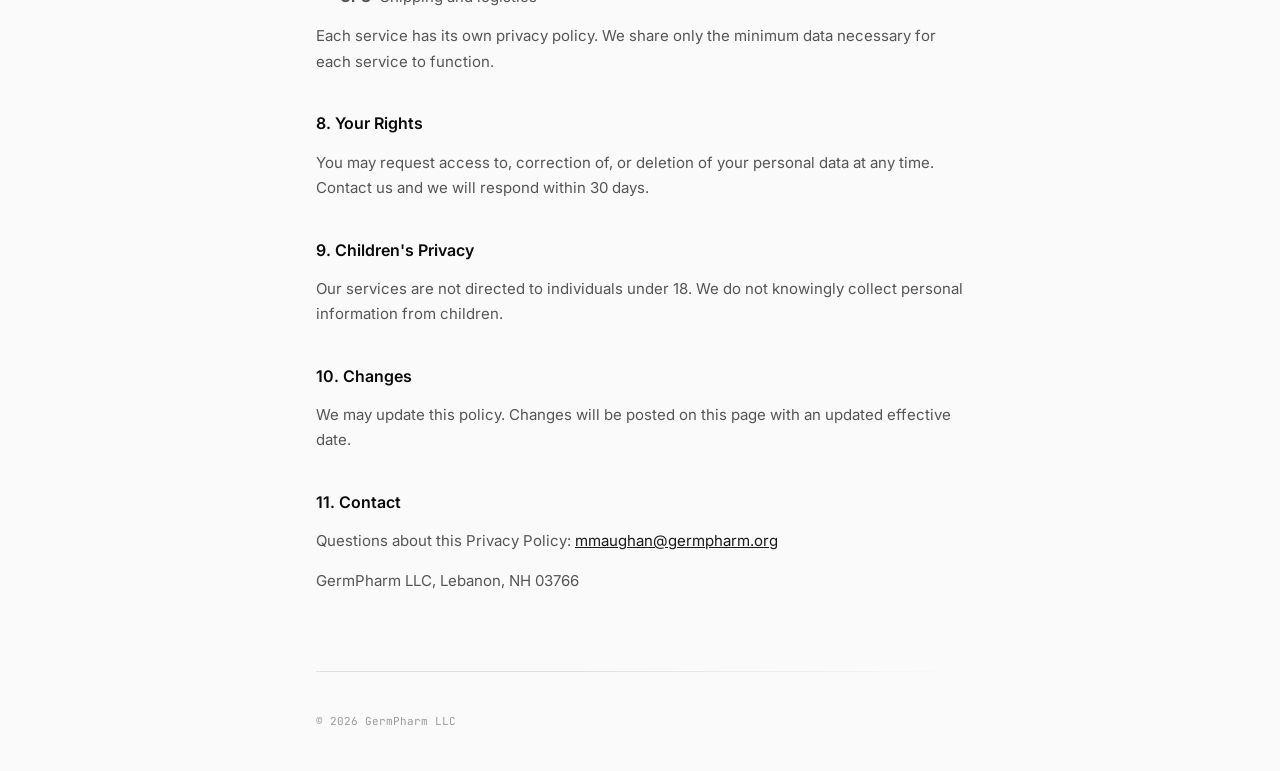
<file: privacy.html>
<!DOCTYPE html>
<html lang="en">
<head>
    <meta charset="UTF-8">
    <meta name="viewport" content="width=device-width, initial-scale=1.0">
    <title>Privacy Policy — GermPharm LLC</title>
    <meta name="description" content="Privacy Policy for GermPharm LLC software and services.">
    <link rel="icon" href="data:image/svg+xml,<svg xmlns='http://www.w3.org/2000/svg' viewBox='0 0 32 32'><circle cx='16' cy='16' r='12' fill='none' stroke='%230a0a0a' stroke-width='2.5'/><line x1='16' y1='16' x2='28' y2='16' stroke='%230a0a0a' stroke-width='2.5'/></svg>">
    <link rel="preconnect" href="https://fonts.googleapis.com">
    <link rel="preconnect" href="https://fonts.gstatic.com" crossorigin>
    <link href="https://fonts.googleapis.com/css2?family=Inter:wght@300;400;500;600;700&family=JetBrains+Mono:wght@400;500&display=swap" rel="stylesheet">
    <style>
        :root { --black: #0a0a0a; --dark: #1a1a1a; --mid: #555; --light: #999; --faint: #e0e0e0; --bg: #fafafa; --white: #fff; }
        * { margin: 0; padding: 0; box-sizing: border-box; }
        body { font-family: 'Inter', -apple-system, BlinkMacSystemFont, sans-serif; color: var(--dark); background: var(--bg); line-height: 1.7; -webkit-font-smoothing: antialiased; }
        .container { max-width: 720px; margin: 0 auto; padding: 0 36px; }
        header { padding: 48px 0 0; display: flex; justify-content: space-between; align-items: baseline; }
        .wordmark { font-size: 13px; font-weight: 600; letter-spacing: 3px; text-transform: uppercase; color: var(--black); text-decoration: none; }
        .wordmark-sub { font-family: 'JetBrains Mono', monospace; font-size: 11px; color: var(--light); letter-spacing: 0.5px; }
        .content { padding: 64px 0; }
        .content h1 { font-size: clamp(24px, 4vw, 32px); font-weight: 300; line-height: 1.3; color: var(--black); margin-bottom: 8px; letter-spacing: -0.3px; }
        .effective { font-family: 'JetBrains Mono', monospace; font-size: 12px; color: var(--light); margin-bottom: 48px; }
        .content h2 { font-size: 16px; font-weight: 600; color: var(--black); margin: 36px 0 12px; }
        .content p { font-size: 15px; color: var(--mid); margin-bottom: 14px; }
        .content ul { margin: 0 0 14px 24px; }
        .content li { font-size: 15px; color: var(--mid); margin-bottom: 6px; }
        .divider { height: 1px; background: linear-gradient(to right, var(--faint) 0%, var(--faint) 40%, transparent 100%); }
        footer { padding: 40px 0; }
        footer p { font-family: 'JetBrains Mono', monospace; font-size: 11px; color: var(--light); }
        a { color: var(--dark); }
        @media (max-width: 640px) { .container { padding: 0 24px; } .content { padding: 48px 0; } }
    </style>
</head>
<body>
    <div class="container">
        <header>
            <a href="/" class="wordmark">GermPharm</a>
            <div class="wordmark-sub">Lebanon, NH</div>
        </header>

        <div class="content">
            <h1>Privacy Policy</h1>
            <div class="effective">Effective: February 23, 2026</div>

            <h2>1. Our Approach</h2>
            <p>GermPharm LLC builds software that processes data locally by default. We believe privacy is an architecture, not a feature. We do not track you. We do not sell your data. We do not use analytics or cookies on this website.</p>

            <h2>2. Information We Collect</h2>
            <p>We collect only what is necessary for the services you use:</p>
            <ul>
                <li><strong>Account information:</strong> Name and email address when you create an account or contact us</li>
                <li><strong>Transaction data:</strong> Order details, shipping addresses, and payment information processed through our e-commerce platforms</li>
                <li><strong>Business communications:</strong> Emails and messages you send us directly</li>
            </ul>
            <p>We do not collect browsing data, device fingerprints, location data, or any other tracking information.</p>

            <h2>3. How We Use Information</h2>
            <ul>
                <li>Fulfilling orders and providing customer support</li>
                <li>Processing payments and managing accounts</li>
                <li>Communicating about orders, services, or inquiries you have initiated</li>
                <li>Complying with legal obligations</li>
            </ul>

            <h2>4. Information We Do Not Collect</h2>
            <ul>
                <li>We do not use cookies or tracking pixels</li>
                <li>We do not run analytics scripts</li>
                <li>We do not collect health information through our website</li>
                <li>We do not share or sell personal data to third parties for marketing</li>
            </ul>

            <h2>5. Data Storage and Security</h2>
            <p>Data is processed locally where possible. When cloud services are required, we use encrypted connections and store data with providers that meet industry security standards. We retain data only as long as necessary for the purpose it was collected.</p>

            <h2>6. Healthcare Data (HIPAA)</h2>
            <p>Any healthcare-related data processed through our professional services is handled in compliance with the Health Insurance Portability and Accountability Act (HIPAA). Patient health information is never stored on, transmitted through, or accessible from our public-facing services.</p>

            <h2>7. Third-Party Services</h2>
            <p>We use the following third-party services for business operations:</p>
            <ul>
                <li><strong>Shopify:</strong> E-commerce order processing</li>
                <li><strong>QuickBooks:</strong> Accounting and invoicing</li>
                <li><strong>UPS:</strong> Shipping and logistics</li>
            </ul>
            <p>Each service has its own privacy policy. We share only the minimum data necessary for each service to function.</p>

            <h2>8. Your Rights</h2>
            <p>You may request access to, correction of, or deletion of your personal data at any time. Contact us and we will respond within 30 days.</p>

            <h2>9. Children's Privacy</h2>
            <p>Our services are not directed to individuals under 18. We do not knowingly collect personal information from children.</p>

            <h2>10. Changes</h2>
            <p>We may update this policy. Changes will be posted on this page with an updated effective date.</p>

            <h2>11. Contact</h2>
            <p>Questions about this Privacy Policy: <a href="mailto:mmaughan@germpharm.org">mmaughan@germpharm.org</a></p>
            <p>GermPharm LLC, Lebanon, NH 03766</p>
        </div>

        <div class="divider"></div>

        <footer>
            <p>&copy; 2026 GermPharm LLC</p>
        </footer>
    </div>
</body>
</html>
</file>
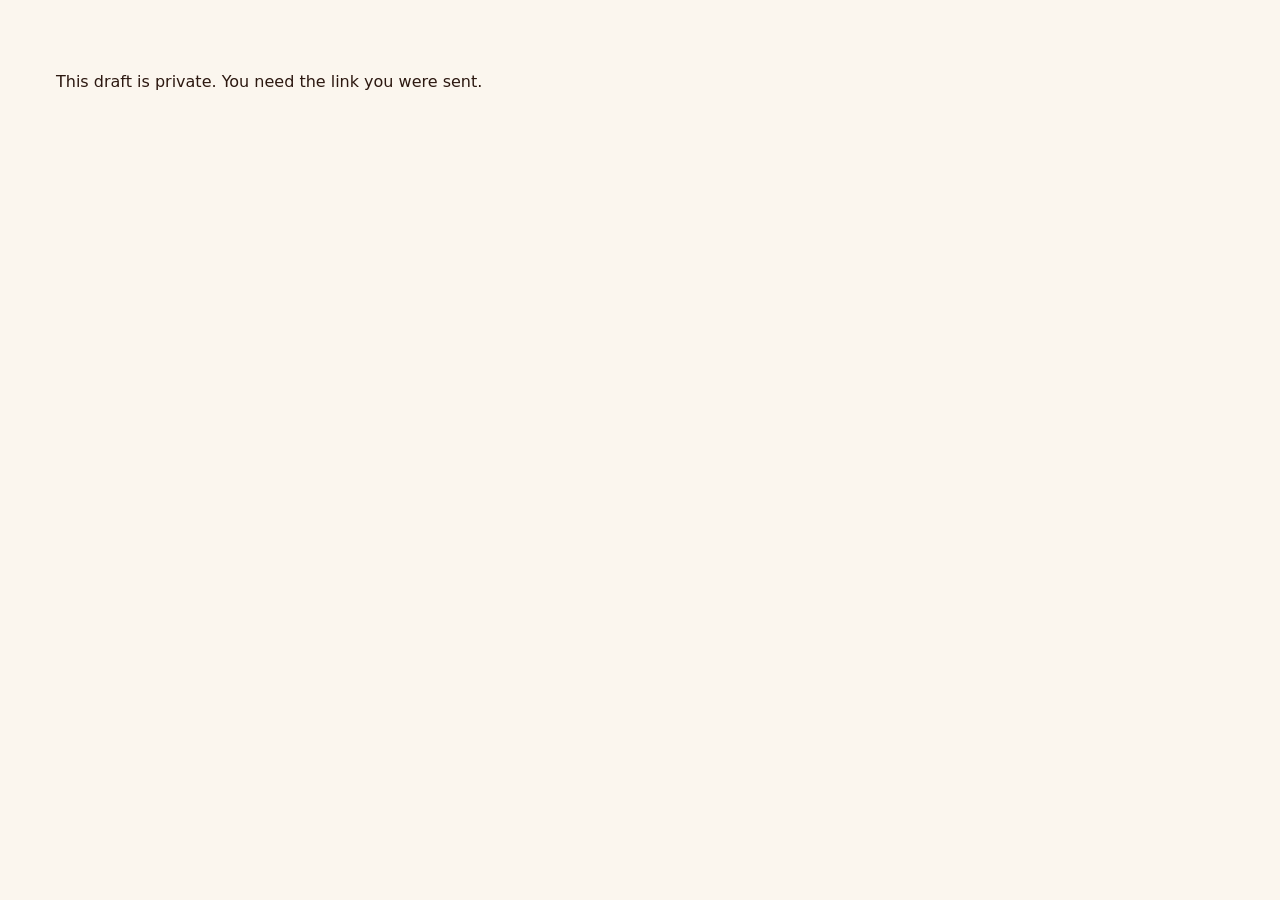
<file: d-8f2c1a9b/menu.html>
<!DOCTYPE html>
<html lang="en">
<head>
  <meta charset="utf-8">
  <meta name="viewport" content="width=device-width, initial-scale=1">
  <meta name="robots" content="noindex, nofollow">
  <meta name="theme-color" content="#4A2C1A">
  <title>Menu · Katie's Cookies</title>
  <link rel="preconnect" href="https://fonts.googleapis.com">
  <link rel="preconnect" href="https://fonts.gstatic.com" crossorigin>
  <link href="https://fonts.googleapis.com/css2?family=Newsreader:opsz,wght@6..72,500;6..72,600;6..72,700&family=Nunito+Sans:wght@400;600;700;800&display=swap" rel="stylesheet">
  <link rel="stylesheet" href="css/styles.css">
</head>
<body>
<a class="skip" href="#content">Skip to content</a>
<div class="sandbox">Draft — <span>not the live shop</span></div>
<header class="nav">
  <div class="wrap nav-inner">
    <a class="brand" href="index.html">
      <p class="wordmark">Katie's Cookies</p>
      <small>Lebanon, NH</small>
    </a>
    <button class="nav-toggle" type="button" aria-expanded="false" aria-controls="site-nav" aria-label="Open menu">
      <span class="nav-toggle-bars" aria-hidden="true"></span>
    </button>
    <ul class="nav-links" id="site-nav">
      <li><a href="menu.html" class="active" aria-current="page">Menu</a></li>
      <li><a href="story.html">Our Story</a></li>
      <li><a href="press.html">Press</a></li>
      <li><a href="visit.html">Visit</a></li>
    </ul>
    <a class="btn btn-primary nav-order" href="https://order.toasttab.com/online/katies-cookies-lebanonnh">Order online</a>
  </div>
</header>

<main id="content" tabindex="-1">
  <section class="wrap page-intro">
    <p class="kicker">The oven</p>
    <h1>Katie's Chocolate Chip every day. The rest of the oven changes.</h1>
    <p>Today's list is on Toast and in the shop. Order online for pickup, or come by the mall.</p>
    <div class="btn-row">
      <a class="btn btn-primary" href="https://order.toasttab.com/online/katies-cookies-lebanonnh">Order online</a>
      <a class="btn btn-secondary" href="https://order.toasttab.com/online/katies-cookies-lebanonnh">See today's menu</a>
    </div>
  </section>

  <section class="wrap section" aria-labelledby="everyday-lineup">
    <p class="kicker">Always first</p>
    <h2 id="everyday-lineup">Every day</h2>
    <ul class="lineup">
      <li>
        <div>
          <h3>Katie's Chocolate Chip <span class="badge">Every day</span></h3>
          <p>The signature. Always first on the board.</p>
        </div>
        <span class="price">$3.75</span>
      </li>
    </ul>
  </section>

  <section class="wrap" aria-labelledby="special-heading">
    <article class="special text-only">
      <div>
        <span class="ribbon">Weekly special</span>
        <h2 id="special-heading">Posted with the menu</h2>
        <p>The weekly special stays until it changes. See what's current in the shop or when you order online.</p>
        <div class="btn-row">
          <a class="btn btn-primary" href="https://order.toasttab.com/online/katies-cookies-lebanonnh">Order online</a>
        </div>
      </div>
    </article>
  </section>

  <section class="band" aria-labelledby="today-note">
    <div class="wrap">
      <p class="kicker">Today's oven</p>
      <h2 id="today-note">The rest of the board changes</h2>
      <p>Besides chocolate chip, the oven rotates. We don't list a week of flavors here — today's cookies are posted in the shop and on Toast.</p>
      <div class="btn-row">
        <a class="btn btn-primary" href="https://order.toasttab.com/online/katies-cookies-lebanonnh">See today's menu on Toast</a>
      </div>
    </div>
  </section>

  <section class="wrap section" aria-labelledby="photos-heading">
    <p class="kicker">From the bakery</p>
    <h2 id="photos-heading">Cookies we bake</h2>
    <p>Photos for this draft — not today's lineup. Names here are the cookies in the pictures, not a live flavor board.</p>
    <div class="grid-3">
      <figure class="card draft-photo"><img src="photos/Nutella_Whoopie.jpg" alt="Nutella Whoopie cookie"><figcaption class="caption">Nutella Whoopie — photo for this draft</figcaption></figure>
      <figure class="card draft-photo"><img src="photos/Cosmic_brownie.jpg" alt="Cosmic brownie cookie"><figcaption class="caption">Cosmic Brownie — photo for this draft</figcaption></figure>
      <figure class="card draft-photo"><img src="photos/Smores.jpg" alt="S'mores cookie"><figcaption class="caption">S'mores — photo for this draft</figcaption></figure>
      <figure class="card draft-photo"><img src="photos/pb_fluff.jpg" alt="Peanut butter fluff cookie"><figcaption class="caption">Peanut Butter Fluff — photo for this draft</figcaption></figure>
      <figure class="card draft-photo"><img src="photos/glazed_lemon.jpg" alt="Glazed lemon cookie"><figcaption class="caption">Glazed Lemon — photo for this draft</figcaption></figure>
      <figure class="card draft-photo"><img src="photos/raspberry_thumbprint.jpg" alt="Raspberry thumbprint cookie"><figcaption class="caption">Raspberry Thumbprint — photo for this draft</figcaption></figure>
    </div>
  </section>

  <section class="wrap section" aria-labelledby="get-heading">
    <h2 id="get-heading">How to get them</h2>
    <div class="grid-2">
      <article class="card parchment">
        <div class="icon-circle" aria-hidden="true">
          <svg class="pizza-box" viewBox="0 0 64 56" fill="none" style="width:28px;height:24px">
            <path d="M8 20 L32 8 L56 20 L32 32 Z" fill="#C9943A" stroke="#4A2C1A" stroke-width="1.8" stroke-linejoin="round"/>
            <path d="M8 20 V40 L32 52 V32 Z" fill="#F3E6D0" stroke="#4A2C1A" stroke-width="1.8" stroke-linejoin="round"/>
            <path d="M56 20 V40 L32 52 V32 Z" fill="#E4C9A4" stroke="#4A2C1A" stroke-width="1.8" stroke-linejoin="round"/>
          </svg>
        </div>
        <h3>Pickup on the mall</h3>
        <p>2 West Park Street #104, next to Salt Hill, Three Tomatoes, and Lalo's. Packed in a pizza box.</p>
        <div class="btn-row">
          <a class="btn btn-secondary" href="visit.html">Get directions</a>
        </div>
      </article>
      <article class="card parchment">
        <h3>Order online via Toast</h3>
        <p>Pickup through the shop's Toast page. Today's flavors are listed there.</p>
        <div class="btn-row">
          <a class="btn btn-primary" href="https://order.toasttab.com/online/katies-cookies-lebanonnh">Order online</a>
        </div>
      </article>
    </div>
  </section>
</main>

<footer>
  <div class="wrap foot-grid">
    <div>
      <p class="wordmark">Katie's Cookies</p>
      <p class="foot-meta">2 West Park Street #104<br>Lebanon, NH 03766</p>
      <p><a href="tel:+16037274324">(603) 727-4324</a></p>
    </div>
    <div>
      <h3>Hours</h3>
      <p class="foot-meta">Hours are posted in the shop and on Toast. Closed Sunday.</p>
    </div>
    <div>
      <h3>Visit</h3>
      <p class="foot-meta">Pickup on the Lebanon pedestrian mall. Neighbors: Salt Hill Pub, Three Tomatoes, Lalo's Taqueria. Order online is Toast pickup.</p>
      <p><a href="menu.html">Menu</a> · <a href="visit.html">Find us</a></p>
    </div>
  </div>
  <div class="wrap fine">Draft — not the live shop</div>
</footer>
<script src="js/gate.js"></script>
<script src="js/nav.js"></script>
</body>
</html>
</file>
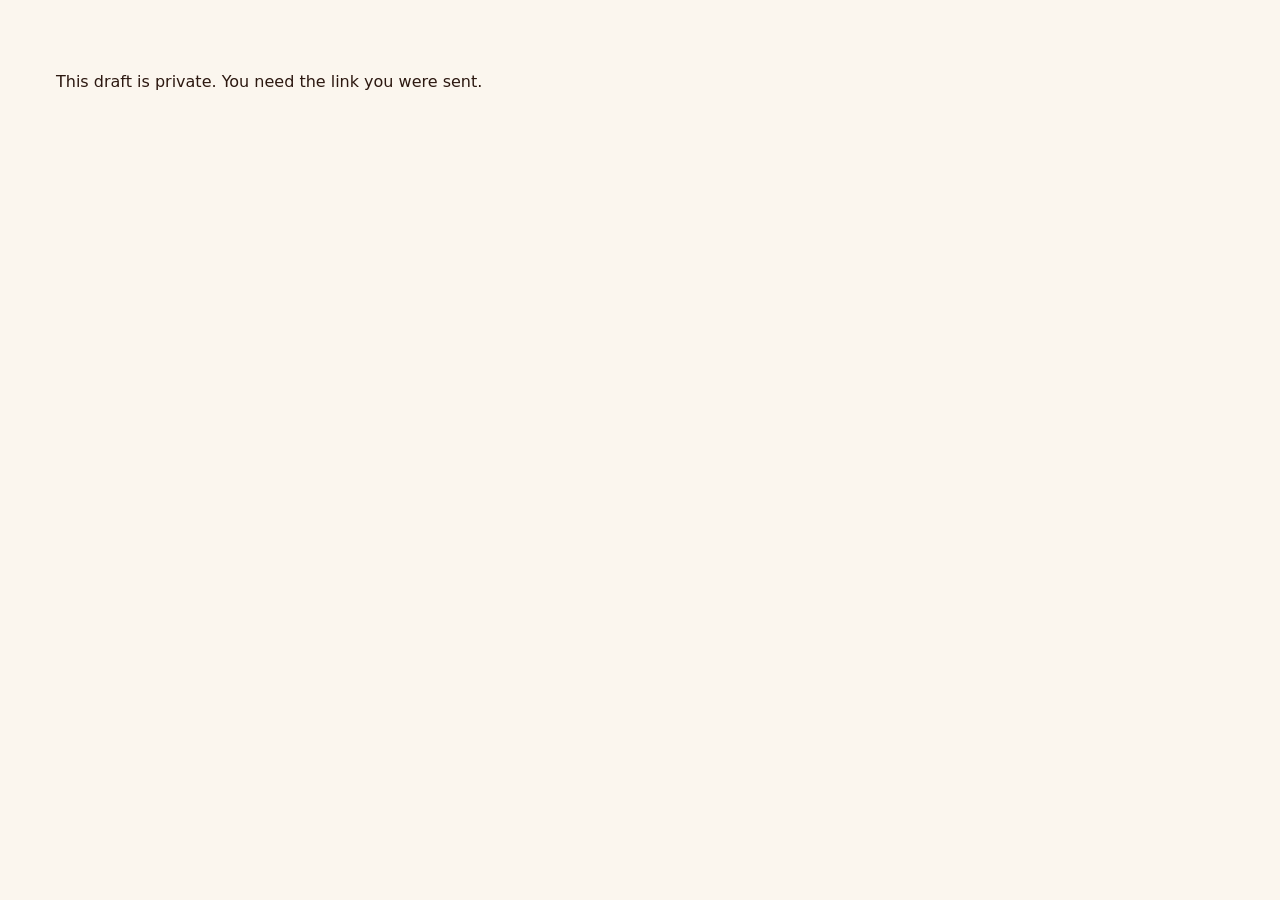
<file: d-8f2c1a9b/press.html>
<!DOCTYPE html>
<html lang="en">
<head>
  <meta charset="utf-8">
  <meta name="viewport" content="width=device-width, initial-scale=1">
  <meta name="robots" content="noindex, nofollow">
  <meta name="theme-color" content="#4A2C1A">
  <title>Press · Katie's Cookies</title>
  <link rel="preconnect" href="https://fonts.googleapis.com">
  <link rel="preconnect" href="https://fonts.gstatic.com" crossorigin>
  <link href="https://fonts.googleapis.com/css2?family=Newsreader:opsz,wght@6..72,500;6..72,600;6..72,700&family=Nunito+Sans:wght@400;600;700;800&display=swap" rel="stylesheet">
  <link rel="stylesheet" href="css/styles.css">
</head>
<body>
<a class="skip" href="#content">Skip to content</a>
<div class="sandbox">Draft — <span>not the live shop</span></div>
<header class="nav">
  <div class="wrap nav-inner">
    <a class="brand" href="index.html">
      <p class="wordmark">Katie's Cookies</p>
      <small>Lebanon, NH</small>
    </a>
    <button class="nav-toggle" type="button" aria-expanded="false" aria-controls="site-nav" aria-label="Open menu">
      <span class="nav-toggle-bars" aria-hidden="true"></span>
    </button>
    <ul class="nav-links" id="site-nav">
      <li><a href="menu.html">Menu</a></li>
      <li><a href="story.html">Our Story</a></li>
      <li><a href="press.html" class="active" aria-current="page">Press</a></li>
      <li><a href="visit.html">Visit</a></li>
    </ul>
    <a class="btn btn-primary nav-order" href="https://order.toasttab.com/online/katies-cookies-lebanonnh">Order online</a>
  </div>
</header>

<main id="content" tabindex="-1">
  <section class="wrap page-intro centered wide">
    <p class="kicker">In the news</p>
    <h1>Stories about the shop.</h1>
    <p>Pieces from around the Upper Valley since the mall opening in 2023. Links go to the original articles.</p>
  </section>

  <section class="wrap press-list" aria-label="Press clippings">
    <article class="card press-item">
      <div class="press-meta">
        <p class="kicker">Valley News</p>
        <p class="press-date">March 13, 2023</p>
      </div>
      <h2>Lebanon woman hopes to find sweet spots with cookie business</h2>
      <p class="press-blurb">Farmers-market seller to open a storefront in downtown Lebanon. Soft opening planned that week; grand opening listed as March 25.</p>
      <p><a href="https://vnews.com/2023/03/13/farmers-market-seller-to-open-storefront-in-downtown-lebanon-50141158/" target="_blank" rel="noopener noreferrer">Read the story →</a></p>
    </article>
    <article class="card press-item">
      <div class="press-meta">
        <p class="kicker">Artful · Susan B. Apel</p>
        <p class="press-date">April 6, 2023</p>
      </div>
      <h2>Sweet Stuff: Katie's Cookies</h2>
      <p class="press-blurb">On the Lebanon pedestrian mall, in the old Twice on Sundae space next to Salt Hill. Notes the daily chocolate chip and a 1,446-cookie Saturday.</p>
      <p><a href="https://artful.substack.com/p/sweet-stuff-katies-cookies" target="_blank" rel="noopener noreferrer">Read the story →</a></p>
    </article>
    <article class="card press-item">
      <div class="press-meta">
        <p class="kicker">GreaterUpperValley</p>
        <p class="press-date">July 19, 2023</p>
      </div>
      <h2>Welcome to Lebanon-based baking establishment Katie's Cookies</h2>
      <p class="press-blurb">Rose Terami. Katie on neighbors (Salt Hill, Three Tomatoes, Lalo's) and how to order.</p>
      <p><a href="https://www.greateruppervalley.com/2023/07/19/441671/welcome-to-lebanon-based-baking-establishment-katies-cookies" target="_blank" rel="noopener noreferrer">Read the story →</a></p>
    </article>
    <article class="card press-item">
      <div class="press-meta">
        <p class="kicker">GreaterUpperValley</p>
        <p class="press-date">November 16, 2023</p>
      </div>
      <h2>Keep Calm &amp; Eat (Katie's) Cookies</h2>
      <p class="press-blurb">Profile of Katie Boardman and Casey calling the bluff on the mall space.</p>
      <p><a href="https://www.greateruppervalley.com/2023/11/16/472391/keep-calm-eat-katie-s-cookies-they-ll-bring-out-the-cookie-monster-in-you" target="_blank" rel="noopener noreferrer">Read the story →</a></p>
    </article>
    <article class="card press-item">
      <div class="press-meta">
        <p class="kicker">Rotary Club of Lebanon</p>
        <p class="press-date">May 8, 2025</p>
      </div>
      <h2>Program: Katie's Cookies</h2>
      <p class="press-blurb">Katie as speaker — farmers market, the mall, hiring, and chocolate chip every day.</p>
      <p><a href="https://www.rotarylebanonnh.org/2025/05/09/program-for-may-8-2025-katies-cookies/" target="_blank" rel="noopener noreferrer">Read the write-up →</a></p>
    </article>
  </section>

  <section class="wrap section">
    <div class="callout">
      <p>If you'd like to feature the shop, call <a href="tel:+16037274324">(603) 727-4324</a>.</p>
    </div>
  </section>
</main>

<footer>
  <div class="wrap foot-grid">
    <div>
      <p class="wordmark">Katie's Cookies</p>
      <p class="foot-meta">2 West Park Street #104<br>Lebanon, NH 03766</p>
      <p><a href="tel:+16037274324">(603) 727-4324</a></p>
    </div>
    <div>
      <h3>Hours</h3>
      <p class="foot-meta">Hours are posted in the shop and on Toast. Closed Sunday.</p>
    </div>
    <div>
      <h3>Visit</h3>
      <p class="foot-meta">Pickup on the Lebanon pedestrian mall. Neighbors: Salt Hill Pub, Three Tomatoes, Lalo's Taqueria. Order online is Toast pickup.</p>
      <p><a href="menu.html">Menu</a> · <a href="visit.html">Find us</a></p>
    </div>
  </div>
  <div class="wrap fine">Draft — not the live shop</div>
</footer>
<script src="js/gate.js"></script>
<script src="js/nav.js"></script>
</body>
</html>
</file>
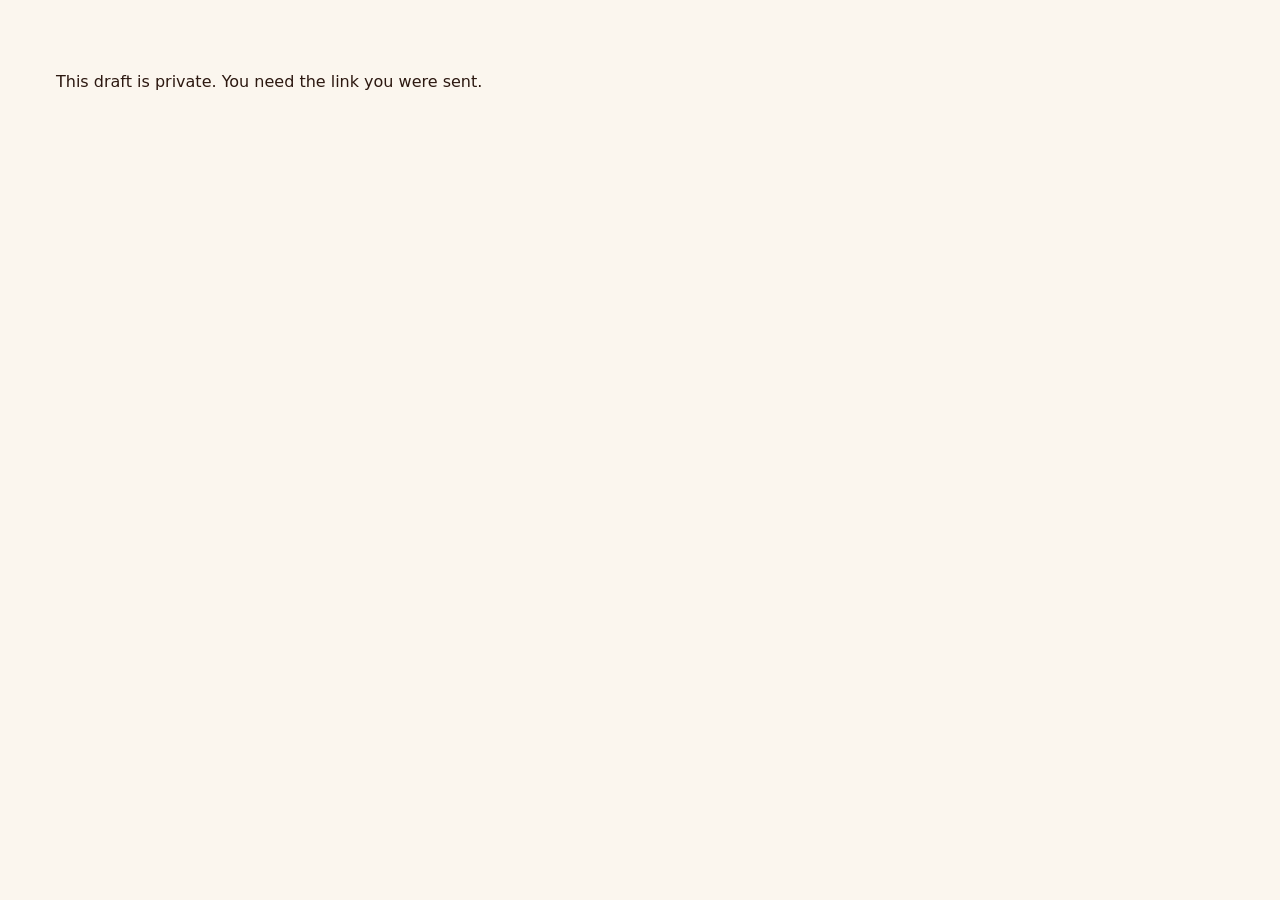
<file: d-8f2c1a9b/story.html>
<!DOCTYPE html>
<html lang="en">
<head>
  <meta charset="utf-8">
  <meta name="viewport" content="width=device-width, initial-scale=1">
  <meta name="robots" content="noindex, nofollow">
  <meta name="theme-color" content="#4A2C1A">
  <title>Our Story · Katie's Cookies</title>
  <link rel="preconnect" href="https://fonts.googleapis.com">
  <link rel="preconnect" href="https://fonts.gstatic.com" crossorigin>
  <link href="https://fonts.googleapis.com/css2?family=Newsreader:opsz,wght@6..72,500;6..72,600;6..72,700&family=Nunito+Sans:wght@400;600;700;800&display=swap" rel="stylesheet">
  <link rel="stylesheet" href="css/styles.css">
</head>
<body>
<a class="skip" href="#content">Skip to content</a>
<div class="sandbox">Draft — <span>not the live shop</span></div>
<header class="nav">
  <div class="wrap nav-inner">
    <a class="brand" href="index.html">
      <p class="wordmark">Katie's Cookies</p>
      <small>Lebanon, NH</small>
    </a>
    <button class="nav-toggle" type="button" aria-expanded="false" aria-controls="site-nav" aria-label="Open menu">
      <span class="nav-toggle-bars" aria-hidden="true"></span>
    </button>
    <ul class="nav-links" id="site-nav">
      <li><a href="menu.html">Menu</a></li>
      <li><a href="story.html" class="active" aria-current="page">Our Story</a></li>
      <li><a href="press.html">Press</a></li>
      <li><a href="visit.html">Visit</a></li>
    </ul>
    <a class="btn btn-primary nav-order" href="https://order.toasttab.com/online/katies-cookies-lebanonnh">Order online</a>
  </div>
</header>

<main id="content" tabindex="-1">
  <section class="wrap hero">
    <div>
      <p class="kicker">Our story</p>
      <h1>From the farmers market to the mall.</h1>
      <p class="lead">Draft copy — we'll match however you tell the story.</p>
    </div>
    <figure class="hero-photo draft-photo">
      <img src="photos/chocolate_chip.jpg" alt="Katie's Chocolate Chip cookies on parchment.">
      <figcaption class="caption">Cookie photo for this draft.</figcaption>
    </figure>
  </section>

  <section class="wrap">
    <blockquote class="quote berry">
      “Are you ready?”
      <cite>Casey Boardman, after spotting the empty storefront next to Salt Hill. Draft copy — we'll match however you tell the story.</cite>
    </blockquote>
  </section>

  <section class="wrap section grid-2">
    <article class="card parchment">
      <p class="kicker">2022</p>
      <h2>Lebanon Farmers Market</h2>
      <p>Katie Boardman spent years baking for school and church events. In 2022 she took a booth at the Lebanon Farmers Market. Neighbors came back every week. That community is what made a shop feel possible.</p>
    </article>
    <article class="card parchment">
      <p class="kicker">March 2023</p>
      <h2>2 West Park Street</h2>
      <p>Casey found the space on the pedestrian mall — formerly Twice on Sundae, next to Salt Hill Pub. Katie signed the lease. The shop opened March 2023. Owner: Katie Boardman. All are welcome.</p>
    </article>
  </section>

  <section class="band">
    <div class="wrap grid-3">
      <article class="card">
        <div class="icon-circle" aria-hidden="true">
          <svg viewBox="0 0 32 32" fill="none" aria-hidden="true"><circle cx="16" cy="16" r="10" stroke="currentColor" stroke-width="2"/><circle cx="12" cy="13" r="1.5" fill="currentColor"/><circle cx="19" cy="12" r="1.5" fill="currentColor"/><circle cx="15" cy="18.5" r="1.5" fill="currentColor"/><circle cx="21" cy="18" r="1.5" fill="currentColor"/></svg>
        </div>
        <h3>Made from scratch</h3>
        <p>Handcrafted, generous, unfussy. Katie's Chocolate Chip is the daily anchor — the only flavor every day.</p>
      </article>
      <article class="card">
        <div class="icon-circle" aria-hidden="true">
          <svg class="pizza-box" viewBox="0 0 64 56" fill="none" style="width:28px;height:24px">
            <path d="M8 20 L32 8 L56 20 L32 32 Z" fill="#C9943A" stroke="#4A2C1A" stroke-width="1.8" stroke-linejoin="round"/>
            <path d="M8 20 V40 L32 52 V32 Z" fill="#F3E6D0" stroke="#4A2C1A" stroke-width="1.8" stroke-linejoin="round"/>
            <path d="M56 20 V40 L32 52 V32 Z" fill="#E4C9A4" stroke="#4A2C1A" stroke-width="1.8" stroke-linejoin="round"/>
          </svg>
        </div>
        <h3>Packed in a pizza box</h3>
        <p>A signature detail, used as a small delight. Easy to carry down the mall.</p>
      </article>
      <article class="card">
        <div class="icon-circle" aria-hidden="true">
          <svg viewBox="0 0 32 32" fill="none"><path d="M16 7l1.8 5.6H24l-4.6 3.4 1.8 5.6L16 18.2 10.8 21.6l1.8-5.6L8 12.6h6.2z" stroke="currentColor" stroke-width="2" stroke-linejoin="round"/></svg>
        </div>
        <h3>All are welcome</h3>
        <p>A neighborhood bakery on the Lebanon mall. Quiet joy, not neon chain energy.</p>
      </article>
    </div>
  </section>

  <section class="wrap section centered">
    <p class="kicker">Come by</p>
    <h2>The shop is on the mall.</h2>
    <p>2 West Park Street #104, Lebanon. Packed in a pizza box. All are welcome.</p>
    <div class="btn-row">
      <a class="btn btn-primary" href="visit.html">Visit the shop</a>
      <a class="btn btn-secondary" href="https://order.toasttab.com/online/katies-cookies-lebanonnh">Order online</a>
    </div>
    <p class="caption">Draft copy — we'll match however you tell the story.</p>
  </section>
</main>

<footer>
  <div class="wrap foot-grid">
    <div>
      <p class="wordmark">Katie's Cookies</p>
      <p class="foot-meta">2 West Park Street #104<br>Lebanon, NH 03766</p>
      <p><a href="tel:+16037274324">(603) 727-4324</a></p>
    </div>
    <div>
      <h3>Hours</h3>
      <p class="foot-meta">Hours are posted in the shop and on Toast. Closed Sunday.</p>
    </div>
    <div>
      <h3>Visit</h3>
      <p class="foot-meta">Pickup on the Lebanon pedestrian mall. Neighbors: Salt Hill Pub, Three Tomatoes, Lalo's Taqueria. Order online is Toast pickup.</p>
      <p><a href="menu.html">Menu</a> · <a href="visit.html">Find us</a></p>
    </div>
  </div>
  <div class="wrap fine">Draft — not the live shop</div>
</footer>
<script src="js/gate.js"></script>
<script src="js/nav.js"></script>
</body>
</html>
</file>
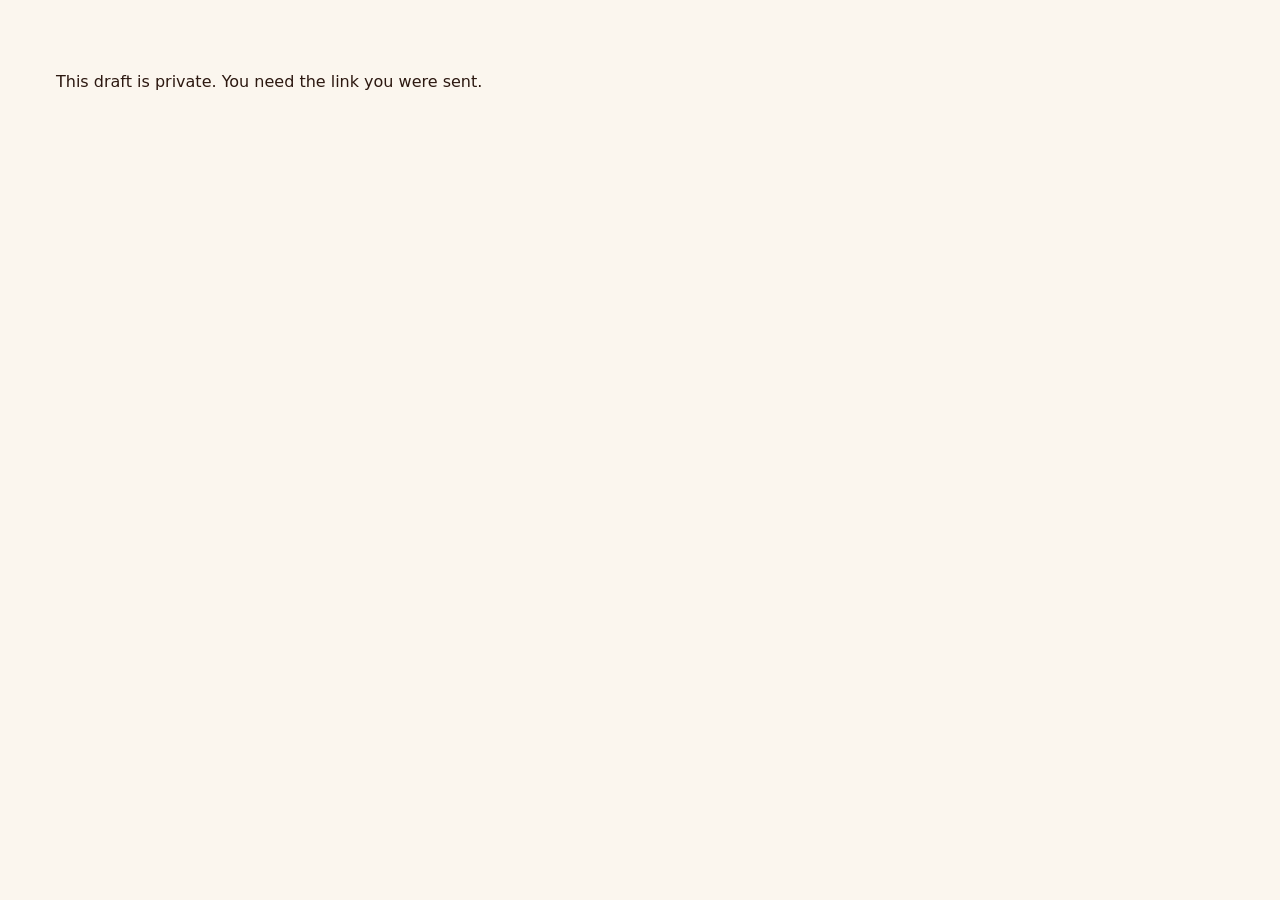
<file: d-8f2c1a9b/visit.html>
<!DOCTYPE html>
<html lang="en">
<head>
  <meta charset="utf-8">
  <meta name="viewport" content="width=device-width, initial-scale=1">
  <meta name="robots" content="noindex, nofollow">
  <meta name="theme-color" content="#4A2C1A">
  <title>Visit · Katie's Cookies</title>
  <link rel="preconnect" href="https://fonts.googleapis.com">
  <link rel="preconnect" href="https://fonts.gstatic.com" crossorigin>
  <link href="https://fonts.googleapis.com/css2?family=Newsreader:opsz,wght@6..72,500;6..72,600;6..72,700&family=Nunito+Sans:wght@400;600;700;800&display=swap" rel="stylesheet">
  <link rel="stylesheet" href="css/styles.css">
</head>
<body>
<a class="skip" href="#content">Skip to content</a>
<div class="sandbox">Draft — <span>not the live shop</span></div>
<header class="nav">
  <div class="wrap nav-inner">
    <a class="brand" href="index.html">
      <p class="wordmark">Katie's Cookies</p>
      <small>Lebanon, NH</small>
    </a>
    <button class="nav-toggle" type="button" aria-expanded="false" aria-controls="site-nav" aria-label="Open menu">
      <span class="nav-toggle-bars" aria-hidden="true"></span>
    </button>
    <ul class="nav-links" id="site-nav">
      <li><a href="menu.html">Menu</a></li>
      <li><a href="story.html">Our Story</a></li>
      <li><a href="press.html">Press</a></li>
      <li><a href="visit.html" class="active" aria-current="page">Visit</a></li>
    </ul>
    <a class="btn btn-primary nav-order" href="https://order.toasttab.com/online/katies-cookies-lebanonnh">Order online</a>
  </div>
</header>

<main id="content" tabindex="-1">
  <section class="wrap page-intro">
    <p class="kicker">Come by</p>
    <h1>On the Lebanon mall.</h1>
    <p>2 West Park Street #104, between Salt Hill Pub, Three Tomatoes, and Lalo's Taqueria. Pedestrian mall, downtown Lebanon, NH 03766.</p>
  </section>

  <section class="wrap grid-2">
    <article class="card">
      <h2>Hours</h2>
      <p class="note">Hours are posted in the shop and on Toast. Closed Sunday.</p>
      <p><a href="tel:+16037274324">(603) 727-4324</a></p>
      <div class="btn-row">
        <a class="btn btn-primary" href="https://order.toasttab.com/online/katies-cookies-lebanonnh">Order online</a>
        <a class="btn btn-secondary" href="https://maps.google.com/?q=2+West+Park+Street+%23104+Lebanon+NH+03766" target="_blank" rel="noopener noreferrer">Get directions</a>
      </div>
    </article>
    <article class="card">
      <div class="map-frame">
        <iframe
          title="Map of Katie's Cookies at 2 West Park Street, Lebanon, New Hampshire"
          src="https://www.openstreetmap.org/export/embed.html?bbox=-72.2575%2C43.6402%2C-72.2465%2C43.6458&amp;layer=mapnik&amp;marker=43.6428%2C-72.2519"
          loading="lazy"
          referrerpolicy="no-referrer-when-downgrade"></iframe>
      </div>
      <p class="caption">2 West Park Street #104, Lebanon, NH 03766. Pedestrian mall, downtown.
        <a href="https://www.openstreetmap.org/?mlat=43.6428&amp;mlon=-72.2519#map=17/43.6428/-72.2519" target="_blank" rel="noopener noreferrer">Open larger map</a>.</p>
      <aside class="delight" style="margin-top:1rem">
        <svg class="pizza-box" viewBox="0 0 64 56" fill="none" aria-hidden="true">
          <path d="M8 20 L32 8 L56 20 L32 32 Z" fill="#C9943A" stroke="#4A2C1A" stroke-width="1.8" stroke-linejoin="round"/>
          <path d="M8 20 V40 L32 52 V32 Z" fill="#F3E6D0" stroke="#4A2C1A" stroke-width="1.8" stroke-linejoin="round"/>
          <path d="M56 20 V40 L32 52 V32 Z" fill="#E4C9A4" stroke="#4A2C1A" stroke-width="1.8" stroke-linejoin="round"/>
          <circle cx="32" cy="24" r="5.5" fill="#4A2C1A"/>
        </svg>
        <p><strong>Packed in a pizza box</strong> — easy to carry down the mall.</p>
      </aside>
    </article>
  </section>

  <section class="wrap section" aria-labelledby="how-heading">
    <h2 id="how-heading">How to get cookies</h2>
    <div class="grid-3">
      <article class="card parchment">
        <h3>Pickup</h3>
        <p>Grab them at the shop on the mall, 2 West Park Street #104.</p>
      </article>
      <article class="card parchment">
        <h3>Order online</h3>
        <p>Toast pickup. Online orders go through the shop's Toast page.</p>
      </article>
      <article class="card parchment">
        <h3>Cookie van</h3>
        <p>The van makes campus and local stops. Location is posted with the daily menu.</p>
      </article>
    </div>
  </section>

  <section class="wrap">
    <article class="card">
      <h3>Giant cookie cakes</h3>
      <p>Cookie cakes are available for birthdays and celebrations. Call the shop to order: <a href="tel:+16037274324">(603) 727-4324</a>.</p>
    </article>
    <blockquote class="quote" style="margin-top:1.1rem">A neighborhood bakery where everyone is welcome.</blockquote>
  </section>
</main>

<footer>
  <div class="wrap foot-grid">
    <div>
      <p class="wordmark">Katie's Cookies</p>
      <p class="foot-meta">2 West Park Street #104<br>Lebanon, NH 03766</p>
      <p><a href="tel:+16037274324">(603) 727-4324</a></p>
    </div>
    <div>
      <h3>Hours</h3>
      <p class="foot-meta">Hours are posted in the shop and on Toast. Closed Sunday.</p>
    </div>
    <div>
      <h3>Visit</h3>
      <p class="foot-meta">Pickup on the Lebanon pedestrian mall. Neighbors: Salt Hill Pub, Three Tomatoes, Lalo's Taqueria. Order online is Toast pickup.</p>
      <p><a href="menu.html">Menu</a> · <a href="visit.html">Find us</a></p>
    </div>
  </div>
  <div class="wrap fine">Draft — not the live shop</div>
</footer>
<script src="js/gate.js"></script>
<script src="js/nav.js"></script>
</body>
</html>
</file>
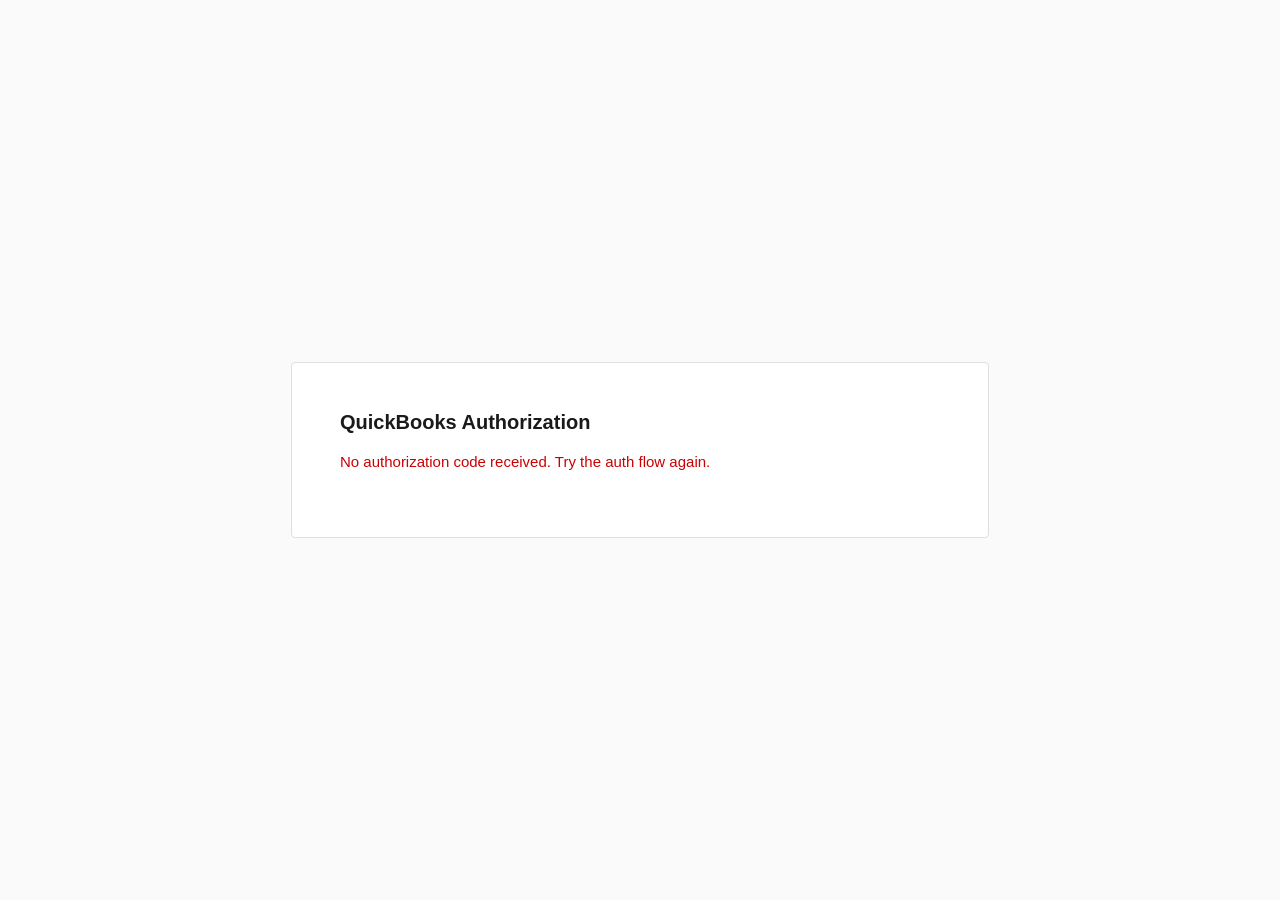
<file: qbo/callback.html>
<!DOCTYPE html>
<html lang="en">
<head>
    <meta charset="UTF-8">
    <meta name="viewport" content="width=device-width, initial-scale=1.0">
    <title>QuickBooks Authorization — GermPharm</title>
    <style>
        body { font-family: 'Inter', -apple-system, sans-serif; background: #fafafa; color: #1a1a1a; display: flex; justify-content: center; align-items: center; min-height: 100vh; margin: 0; }
        .card { background: #fff; border: 1px solid #e0e0e0; border-radius: 4px; padding: 48px; max-width: 600px; width: 90%; }
        h1 { font-size: 20px; font-weight: 600; margin: 0 0 16px; }
        .code-box { background: #f5f5f5; border: 1px solid #ddd; border-radius: 3px; padding: 16px; font-family: monospace; font-size: 13px; word-break: break-all; margin: 16px 0; user-select: all; }
        .label { font-size: 13px; color: #999; margin-bottom: 4px; }
        p { font-size: 15px; color: #555; line-height: 1.6; }
        .error { color: #c00; }
    </style>
</head>
<body>
    <div class="card">
        <h1>QuickBooks Authorization</h1>
        <div id="result"></div>
    </div>
    <script>
        var params = new URLSearchParams(window.location.search);
        var code = params.get('code');
        var realmId = params.get('realmId');
        var error = params.get('error');
        var el = document.getElementById('result');

        if (error) {
            el.innerHTML = '<p class="error">Authorization failed: ' + error + '</p>';
        } else if (code && realmId) {
            el.innerHTML =
                '<p>Authorization successful. Copy these values and paste them into your terminal.</p>' +
                '<div class="label">Authorization Code</div>' +
                '<div class="code-box" id="code">' + code + '</div>' +
                '<div class="label">Realm ID (Company ID)</div>' +
                '<div class="code-box" id="realm">' + realmId + '</div>' +
                '<p>You can close this window after copying.</p>';
        } else {
            el.innerHTML = '<p class="error">No authorization code received. Try the auth flow again.</p>';
        }
    </script>
</body>
</html>
</file>
<file: d-8f2c1a9b/css/styles.css>
:root {
  --chocolate: #4A2C1A;
  --gold: #C9943A;
  --cream: #FBF6EE;
  --parchment: #F3E6D0;
  --berry: #A63D3D;
  --cocoa: #2C1810;
  --tan: #8A6A4B;
  --oven: #FFFCF7;
  --shadow: 0 12px 32px rgba(74, 44, 26, 0.08);
  --shadow-hover: 0 16px 40px rgba(74, 44, 26, 0.12);
  --radius: 16px;
  --max: 1120px;
  --focus: 3px solid var(--gold);
}

*, *::before, *::after { box-sizing: border-box; }
html { scroll-behavior: smooth; }
body {
  margin: 0;
  font-family: "Nunito Sans", system-ui, sans-serif;
  font-size: 17px;
  line-height: 1.65;
  color: var(--cocoa);
  background: var(--cream);
}
img { max-width: 100%; display: block; height: auto; }
a { color: var(--chocolate); }
a:hover { color: var(--gold); }
h1, h2, h3, .wordmark {
  font-family: Newsreader, Georgia, serif;
  letter-spacing: -0.02em;
  color: var(--chocolate);
  font-weight: 600;
  line-height: 1.15;
}
p { margin: 0 0 0.85rem; }
p:last-child { margin-bottom: 0; }
:focus-visible {
  outline: var(--focus);
  outline-offset: 3px;
}
.visually-hidden {
  position: absolute;
  width: 1px;
  height: 1px;
  padding: 0;
  margin: -1px;
  overflow: hidden;
  clip: rect(0, 0, 0, 0);
  white-space: nowrap;
  border: 0;
}

.skip {
  position: absolute;
  left: 1rem;
  top: -5rem;
  z-index: 80;
  background: var(--chocolate);
  color: var(--oven);
  padding: 0.65rem 1.1rem;
  border-radius: 999px;
  font-weight: 800;
  text-decoration: none;
}
.skip:focus, .skip:focus-visible {
  top: 0.6rem;
  color: var(--oven);
}

.kicker {
  font-family: "Nunito Sans", sans-serif;
  font-weight: 700;
  font-size: 0.72rem;
  letter-spacing: 0.16em;
  text-transform: uppercase;
  color: var(--tan);
  margin: 0 0 0.4rem;
}
.wrap { width: min(var(--max), calc(100% - 2rem)); margin: 0 auto; }

/* Draft banner */
.sandbox {
  background: var(--chocolate);
  color: var(--oven);
  text-align: center;
  padding: 0.55rem 1rem;
  font-size: 0.82rem;
  font-weight: 700;
  letter-spacing: 0.04em;
  position: sticky;
  top: 0;
  z-index: 50;
}
.sandbox span { color: var(--gold); }

.draft {
  display: inline-block;
  background: var(--gold);
  color: var(--chocolate);
  font-size: 0.68rem;
  font-weight: 800;
  letter-spacing: 0.08em;
  text-transform: uppercase;
  padding: 0.15rem 0.45rem;
  border-radius: 999px;
  vertical-align: middle;
  line-height: 1.3;
}
.caption, .photo-note {
  font-size: 0.82rem;
  color: var(--tan);
  margin-top: 0.45rem;
}
.draft-photo { position: relative; }
.draft-photo::after {
  content: "Draft photo";
  position: absolute;
  left: 0.7rem;
  bottom: 0.7rem;
  background: rgba(44, 24, 16, 0.78);
  color: var(--oven);
  font-size: 0.72rem;
  font-weight: 700;
  padding: 0.28rem 0.55rem;
  border-radius: 999px;
  max-width: calc(100% - 1.4rem);
}

/* Nav */
header.nav {
  background: var(--cream);
  border-bottom: 1px solid rgba(74, 44, 26, 0.08);
  position: sticky;
  top: 2.15rem;
  z-index: 40;
}
.nav-inner {
  display: flex;
  align-items: center;
  flex-wrap: wrap;
  gap: 0.65rem 1rem;
  padding: 0.75rem 0;
}
.brand {
  text-decoration: none;
  color: var(--chocolate);
  margin-right: auto;
}
.brand:hover { color: var(--chocolate); }
.wordmark { font-size: 1.35rem; margin: 0; }
.brand small {
  display: block;
  font-size: 0.72rem;
  letter-spacing: 0.08em;
  text-transform: uppercase;
  color: var(--tan);
  font-weight: 700;
}
.nav-links {
  display: none;
  gap: 0.15rem 1.35rem;
  list-style: none;
  margin: 0;
  padding: 0;
  font-weight: 700;
}
.nav-links a {
  text-decoration: none;
  color: var(--chocolate);
  padding: 0.45rem 0.1rem;
  min-height: 44px;
  display: inline-flex;
  align-items: center;
  box-shadow: inset 0 -2px 0 transparent;
  transition: box-shadow 0.2s ease, color 0.2s ease;
}
.nav-links a:hover,
.nav-links a:focus-visible {
  color: var(--chocolate);
  box-shadow: inset 0 -2px 0 var(--gold);
}
.nav-links a.active { box-shadow: inset 0 -2px 0 var(--gold); }
.nav-toggle {
  background: none;
  border: 0;
  width: 44px;
  height: 44px;
  display: inline-flex;
  align-items: center;
  justify-content: center;
  cursor: pointer;
  color: var(--chocolate);
  border-radius: 8px;
}
.nav-toggle:hover { background: var(--parchment); }
.nav-toggle-bars,
.nav-toggle-bars::before,
.nav-toggle-bars::after {
  display: block;
  width: 20px;
  height: 2px;
  background: currentColor;
  border-radius: 2px;
  position: relative;
}
.nav-toggle-bars::before,
.nav-toggle-bars::after {
  content: "";
  position: absolute;
  left: 0;
}
.nav-toggle-bars::before { top: -6px; }
.nav-toggle-bars::after { top: 6px; }
header.nav.open .nav-toggle-bars { background: transparent; }
header.nav.open .nav-toggle-bars::before { top: 0; transform: rotate(45deg); }
header.nav.open .nav-toggle-bars::after { top: 0; transform: rotate(-45deg); }
.nav-order { flex-shrink: 0; }
header.nav.open .nav-links {
  display: flex;
  flex-direction: column;
  width: 100%;
  order: 5;
  padding: 0.35rem 0 0.85rem;
  border-top: 1px solid rgba(74, 44, 26, 0.08);
  gap: 0;
}
header.nav.open .nav-links a {
  min-height: 48px;
  width: 100%;
}

/* Buttons */
.btn {
  display: inline-flex;
  align-items: center;
  justify-content: center;
  gap: 0.4rem;
  border-radius: 999px;
  padding: 0.72rem 1.25rem;
  min-height: 44px;
  font-weight: 800;
  font-size: 0.95rem;
  text-decoration: none;
  border: 2px solid var(--chocolate);
  cursor: pointer;
  font-family: inherit;
  transition: background 0.18s ease, color 0.18s ease, transform 0.18s ease, box-shadow 0.18s ease;
}
.btn-primary { background: var(--chocolate); color: var(--oven); }
.btn-primary:hover,
.btn-primary:focus-visible {
  background: #3a2214;
  color: var(--oven);
  transform: translateY(-1px);
}
.btn-secondary { background: transparent; color: var(--chocolate); }
.btn-secondary:hover,
.btn-secondary:focus-visible {
  background: var(--parchment);
  color: var(--chocolate);
}
.btn-row { display: flex; flex-wrap: wrap; gap: 0.7rem; margin-top: 1.2rem; }

/* Layout */
.hero {
  padding: 2.4rem 0 2.8rem;
  display: grid;
  gap: 1.8rem;
}
.hero h1 { font-size: clamp(2.15rem, 6vw, 3.55rem); margin: 0.2rem 0 0.8rem; }
.hero p.lead { margin: 0; max-width: 40rem; font-size: 1.08rem; }
.hero-photo {
  border-radius: var(--radius);
  overflow: hidden;
  box-shadow: var(--shadow);
  background: var(--parchment);
}
.hero-photo img { width: 100%; aspect-ratio: 4/3; object-fit: cover; }
.hero-photo figcaption { padding: 0 0.2rem; }

.section { padding: 2.6rem 0; }
.section h1, .page-intro h1 {
  font-size: clamp(2rem, 5vw, 3rem);
  margin: 0.2rem 0 0.85rem;
}
.section h2 { font-size: clamp(1.7rem, 4vw, 2.4rem); margin: 0.25rem 0 1rem; }
.page-intro { padding: 2.4rem 0 1.6rem; max-width: 44rem; }
.page-intro.wide { max-width: none; }
.centered { text-align: center; }
.centered .lead, .centered p { margin-left: auto; margin-right: auto; max-width: 38rem; }

.band {
  background: var(--parchment);
  padding: 2.8rem 0;
}
.band-cream { background: var(--cream); }

.grid-2, .grid-3, .cards { display: grid; gap: 1.1rem; }
.card {
  background: var(--oven);
  border-radius: var(--radius);
  padding: 1.25rem 1.3rem;
  box-shadow: var(--shadow);
  transition: box-shadow 0.2s ease, transform 0.2s ease;
}
.card:hover { box-shadow: var(--shadow-hover); }
.card.parchment { background: var(--parchment); box-shadow: none; }
.card img {
  width: 100%;
  aspect-ratio: 4/3;
  object-fit: cover;
  border-radius: 12px;
  margin-bottom: 0.75rem;
}
.card h3 { margin: 0.35rem 0 0.4rem; font-size: 1.35rem; }
.price { font-weight: 800; color: var(--chocolate); }
.badge {
  display: inline-block;
  background: var(--gold);
  color: var(--chocolate);
  font-size: 0.68rem;
  font-weight: 800;
  letter-spacing: 0.06em;
  text-transform: uppercase;
  padding: 0.18rem 0.5rem;
  border-radius: 999px;
}
.icon-circle {
  width: 52px;
  height: 52px;
  border-radius: 50%;
  background: var(--parchment);
  color: var(--chocolate);
  display: grid;
  place-items: center;
  margin-bottom: 0.7rem;
}
.icon-circle svg { width: 28px; height: 28px; }

/* Weekly special — gold ribbon, pinned */
.special {
  position: relative;
  background: var(--parchment);
  border-radius: var(--radius);
  padding: 1.5rem 1.35rem 1.35rem;
  display: grid;
  gap: 1.1rem;
  border: 1px solid var(--gold);
  box-shadow: var(--shadow);
  overflow: hidden;
}
.special img {
  width: 100%;
  aspect-ratio: 4/3;
  object-fit: cover;
  border-radius: 12px;
}
.ribbon {
  display: inline-block;
  background: var(--gold);
  color: var(--chocolate);
  font-size: 0.68rem;
  font-weight: 800;
  letter-spacing: 0.12em;
  text-transform: uppercase;
  padding: 0.38rem 0.85rem;
  border-radius: 4px;
  margin-bottom: 0.65rem;
}
.special .price { font-size: 1.35rem; font-family: Newsreader, Georgia, serif; }

/* Week board */
.week { display: grid; gap: 0.85rem; }
.day {
  background: var(--oven);
  border-radius: 14px;
  padding: 1rem 1.1rem;
  box-shadow: var(--shadow);
}
.day.today {
  outline: 2px solid var(--gold);
  outline-offset: 0;
  background: var(--parchment);
}
.day h3 { margin: 0 0 0.45rem; font-size: 1.2rem; }
.flavors { margin: 0; padding-left: 1.1rem; }
.flavors li { margin: 0.25rem 0; }

/* Daily lineup list */
.lineup {
  list-style: none;
  margin: 0;
  padding: 0;
  background: var(--oven);
  border-radius: var(--radius);
  box-shadow: var(--shadow);
}
.lineup li {
  display: flex;
  justify-content: space-between;
  gap: 1rem;
  align-items: flex-start;
  padding: 1.05rem 1.25rem;
  border-bottom: 1px solid rgba(74, 44, 26, 0.08);
}
.lineup li:last-child { border-bottom: 0; }
.lineup h3 { margin: 0 0 0.2rem; font-size: 1.2rem; }
.lineup .price {
  flex-shrink: 0;
  font-family: Newsreader, Georgia, serif;
  font-size: 1.15rem;
}

/* Press */
.press-list { display: grid; gap: 1rem; }
.press-item h2, .press-item h3 { margin: 0.2rem 0 0.45rem; font-size: 1.4rem; }
.press-item a { font-weight: 800; text-decoration: none; }
.press-item a:hover { text-decoration: underline; color: var(--chocolate); }
.callout {
  background: var(--parchment);
  border-radius: var(--radius);
  padding: 1.15rem 1.3rem;
  display: flex;
  flex-wrap: wrap;
  gap: 0.75rem 1.2rem;
  align-items: center;
  justify-content: space-between;
}

/* Hours + map */
.hours { list-style: none; margin: 0 0 1rem; padding: 0; }
.hours li {
  display: flex;
  justify-content: space-between;
  gap: 1rem;
  border-bottom: 1px solid rgba(74, 44, 26, 0.1);
  padding: 0.55rem 0;
  min-height: 44px;
  align-items: center;
}
.note {
  background: var(--oven);
  border-left: 3px solid var(--gold);
  padding: 0.75rem 0.95rem;
  border-radius: 0 10px 10px 0;
  font-size: 0.95rem;
  margin: 0.8rem 0 1rem;
}
.map-frame {
  border-radius: 12px;
  overflow: hidden;
  min-height: 260px;
  background: var(--parchment);
  box-shadow: var(--shadow);
}
.map-frame iframe {
  width: 100%;
  height: 280px;
  border: 0;
  display: block;
}

.quote {
  background: var(--parchment);
  border-radius: var(--radius);
  padding: 1.6rem 1.7rem;
  font-family: Newsreader, Georgia, serif;
  font-size: clamp(1.25rem, 2.4vw, 1.55rem);
  color: var(--chocolate);
  margin: 0;
}
.quote.berry {
  background: var(--berry);
  color: var(--oven);
}
.quote cite {
  display: block;
  font-size: 0.9rem;
  font-family: "Nunito Sans", sans-serif;
  color: var(--tan);
  margin-top: 0.7rem;
  font-style: normal;
}
.quote.berry cite { color: var(--parchment); }

/* Pizza-box signature delight */
.delight {
  display: flex;
  align-items: center;
  gap: 1rem;
  background: var(--oven);
  border-radius: var(--radius);
  padding: 1.1rem 1.3rem;
  box-shadow: var(--shadow);
}
.delight p { margin: 0; }
.pizza-box {
  width: 56px;
  height: 48px;
  flex-shrink: 0;
}

/* Footer */
footer {
  background: var(--chocolate);
  color: var(--parchment);
  padding: 2.6rem 0 1.5rem;
  margin-top: 3rem;
}
footer a { color: var(--oven); text-decoration: none; }
footer a:hover { color: var(--gold); }
footer .wordmark, footer h3 { color: var(--oven); }
footer h3 { font-size: 1.1rem; margin: 0 0 0.55rem; }
.foot-grid { display: grid; gap: 1.6rem; }
.foot-meta { color: var(--parchment); }
.fine { color: var(--gold); font-size: 0.85rem; margin-top: 1.6rem; }

.missing {
  background: var(--parchment);
  border-radius: var(--radius);
  min-height: 220px;
  display: grid;
  place-items: center;
  text-align: center;
  color: var(--tan);
  padding: 1.5rem;
  font-weight: 700;
}

.link-arrow { font-weight: 800; text-decoration: none; }
.link-arrow:hover { color: var(--chocolate); text-decoration: underline; }

@media (min-width: 760px) {
  .nav-toggle { display: none; }
  .nav-links { display: flex; }
  .nav-order { margin-left: 0.15rem; }
  .hero { grid-template-columns: 1.05fr 0.95fr; align-items: center; padding: 3.4rem 0 3.2rem; }
  .grid-2, .foot-grid { grid-template-columns: 1fr 1fr; }
  .grid-3 { grid-template-columns: repeat(3, 1fr); }
  .special { padding: 1.8rem; }
  .special:not(.text-only) { grid-template-columns: 1fr 1fr; align-items: center; }
  .week { grid-template-columns: repeat(3, 1fr); }
  .cards.menu { grid-template-columns: 1fr 1fr; }
  .page-intro { padding-top: 3rem; }
  .section { padding: 3rem 0; }
  .band { padding: 3.2rem 0; }
  .foot-grid { grid-template-columns: 1.2fr 1fr 0.9fr; }
}
@media (min-width: 980px) {
  .week { grid-template-columns: repeat(5, 1fr); }
  .cards.menu { grid-template-columns: repeat(3, 1fr); }
}

@media (prefers-reduced-motion: reduce) {
  html { scroll-behavior: auto; }
  *, *::before, *::after {
    transition: none !important;
    animation: none !important;
  }
}

/* Draft-page polish: Story, Press, Visit */
.centered .btn-row { justify-content: center; }
.press-item {
  padding: 1.4rem 1.5rem 1.35rem;
  border-top: 3px solid var(--gold);
}
.press-meta {
  display: flex;
  flex-wrap: wrap;
  align-items: baseline;
  justify-content: space-between;
  gap: 0.25rem 1rem;
  margin: 0 0 0.5rem;
}
.press-item .kicker {
  margin: 0;
  color: var(--gold);
}
.press-date {
  margin: 0;
  font-size: 0.82rem;
  font-weight: 700;
  color: var(--tan);
}
.press-item h2 {
  font-size: clamp(1.35rem, 2.4vw, 1.7rem);
  margin: 0 0 0.55rem;
}
.press-blurb {
  margin: 0 0 0.9rem;
  max-width: 42rem;
}

.hours-listings {
  background: var(--parchment);
  border-radius: 12px;
  padding: 1rem 1.1rem 1.05rem;
  margin: 0.9rem 0 1.1rem;
}
.hours-listings .kicker {
  color: var(--gold);
  margin-bottom: 0.35rem;
}
.hours-listings p { margin: 0 0 0.55rem; }
.hours-listings dl { margin: 0; }
.hours-listings dt {
  font-weight: 800;
  color: var(--chocolate);
  margin-top: 0.65rem;
}
.hours-listings dt:first-child { margin-top: 0.15rem; }
.hours-listings dd {
  margin: 0.12rem 0 0;
  color: var(--cocoa);
}
</file>
